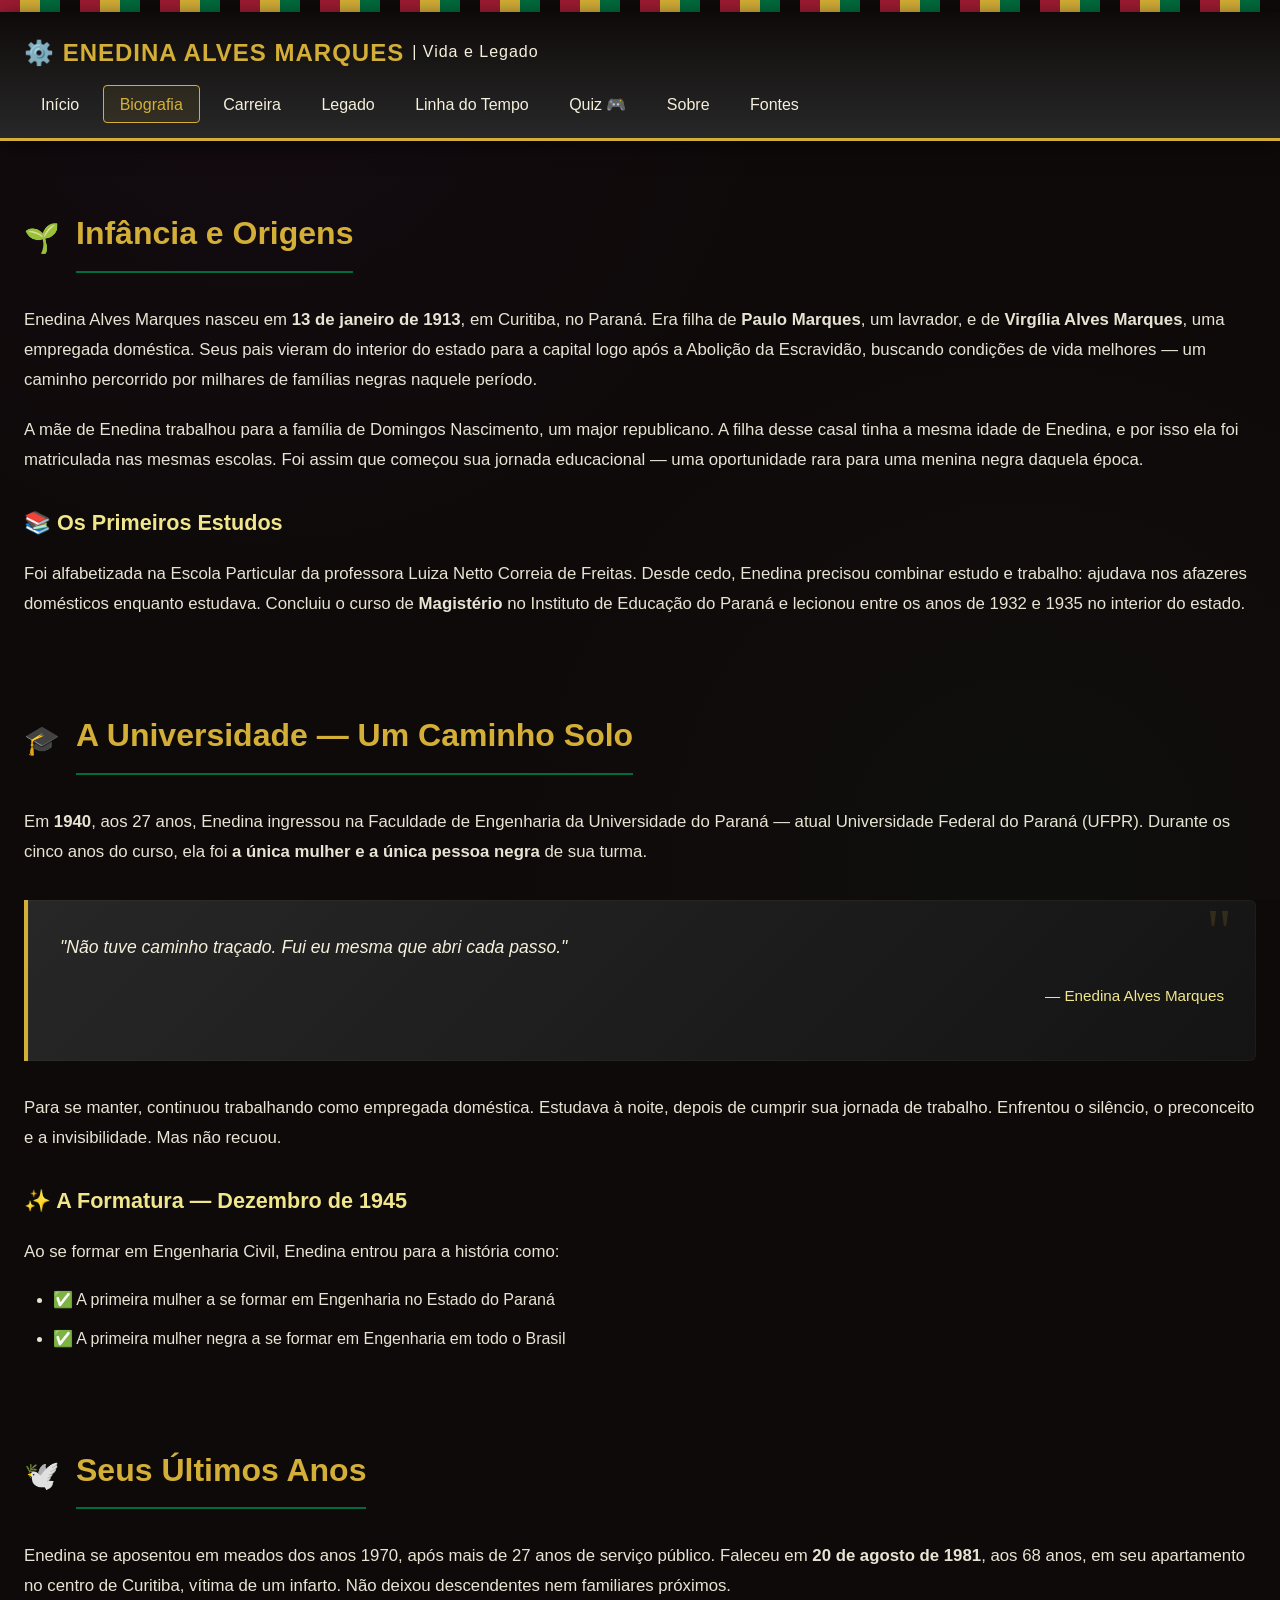
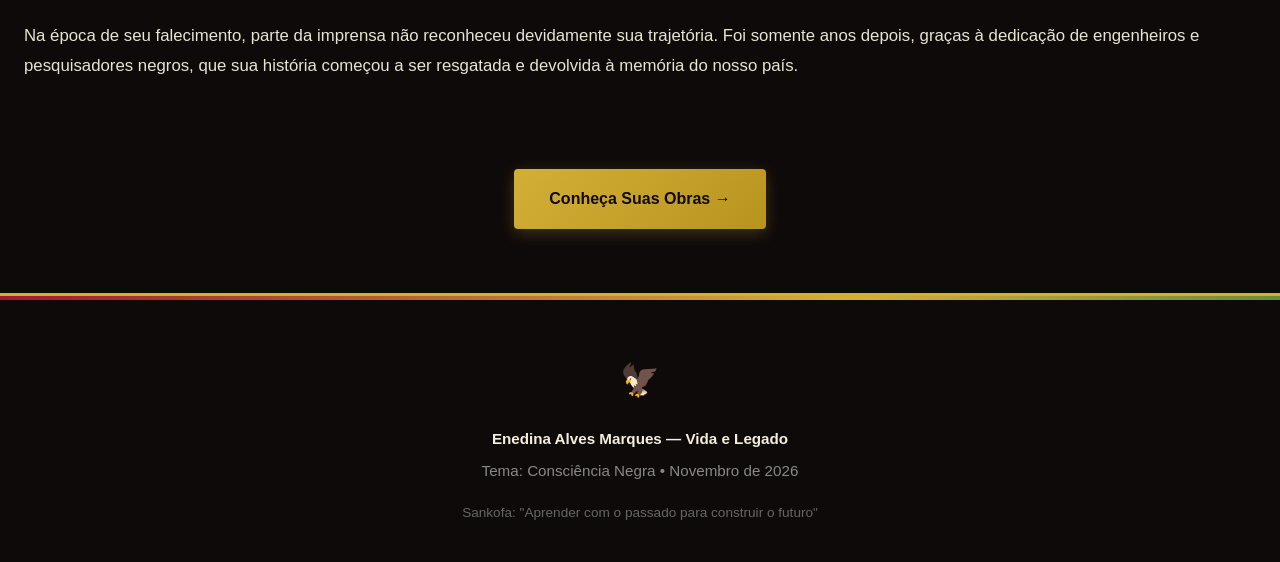
<file: biografia.html>
<!DOCTYPE html>
<html lang="pt-BR">
<head>
  <meta charset="UTF-8">
  <meta name="viewport" content="width=device-width, initial-scale=1.0">
  <title>Biografia — Enedina Alves Marques</title>
  <link rel="stylesheet" href="css/estilo.css">
</head>
<body>

  <div class="kente-border"></div>

  <header>
    <nav>
      <a href="index.html" class="logo">⚙️ ENEDINA ALVES MARQUES <span>| Vida e Legado</span></a>
      <ul class="nav-links">
        <li><a href="index.html">Início</a></li>
        <li><a href="biografia.html" class="ativo">Biografia</a></li>
        <li><a href="carreira.html">Carreira</a></li>
        <li><a href="legado.html">Legado</a></li>
        <li><a href="linha-do-tempo.html">Linha do Tempo</a></li>
        <li><a href="quiz.html">Quiz 🎮</a></li>
        <li><a href="sobre.html">Sobre</a></li>
        <li><a href="fontes.html">Fontes</a></li>
      </ul>
    </nav>
  </header>

  <main>
    <section class="secao">
      <div class="cabecalho-secao">
        <span>🌱</span>
        <h2>Infância e Origens</h2>
      </div>
      <p>Enedina Alves Marques nasceu em <strong>13 de janeiro de 1913</strong>, em Curitiba, no Paraná. Era filha de <strong>Paulo Marques</strong>, um lavrador, e de <strong>Virgília Alves Marques</strong>, uma empregada doméstica. Seus pais vieram do interior do estado para a capital logo após a Abolição da Escravidão, buscando condições de vida melhores — um caminho percorrido por milhares de famílias negras naquele período.</p>

      <p>A mãe de Enedina trabalhou para a família de Domingos Nascimento, um major republicano. A filha desse casal tinha a mesma idade de Enedina, e por isso ela foi matriculada nas mesmas escolas. Foi assim que começou sua jornada educacional — uma oportunidade rara para uma menina negra daquela época.</p>

      <h3>📚 Os Primeiros Estudos</h3>
      <p>Foi alfabetizada na Escola Particular da professora Luiza Netto Correia de Freitas. Desde cedo, Enedina precisou combinar estudo e trabalho: ajudava nos afazeres domésticos enquanto estudava. Concluiu o curso de <strong>Magistério</strong> no Instituto de Educação do Paraná e lecionou entre os anos de 1932 e 1935 no interior do estado.</p>
    </section>

    <section class="secao">
      <div class="cabecalho-secao">
        <span>🎓</span>
        <h2>A Universidade — Um Caminho Solo</h2>
      </div>
      <p>Em <strong>1940</strong>, aos 27 anos, Enedina ingressou na Faculdade de Engenharia da Universidade do Paraná — atual Universidade Federal do Paraná (UFPR). Durante os cinco anos do curso, ela foi <strong>a única mulher e a única pessoa negra</strong> de sua turma.</p>

      <div class="destaque">
        <p>"Não tuve caminho traçado. Fui eu mesma que abri cada passo."</p>
        <p class="autor">— Enedina Alves Marques</p>
      </div>

      <p>Para se manter, continuou trabalhando como empregada doméstica. Estudava à noite, depois de cumprir sua jornada de trabalho. Enfrentou o silêncio, o preconceito e a invisibilidade. Mas não recuou.</p>

      <h3>✨ A Formatura — Dezembro de 1945</h3>
      <p>Ao se formar em Engenharia Civil, Enedina entrou para a história como:</p>
      <ul>
        <li>✅ A primeira mulher a se formar em Engenharia no Estado do Paraná</li>
        <li>✅ A primeira mulher negra a se formar em Engenharia em todo o Brasil</li>
      </ul>
    </section>

    <section class="secao">
      <div class="cabecalho-secao">
        <span>🕊️</span>
        <h2>Seus Últimos Anos</h2>
      </div>
      <p>Enedina se aposentou em meados dos anos 1970, após mais de 27 anos de serviço público. Faleceu em <strong>20 de agosto de 1981</strong>, aos 68 anos, em seu apartamento no centro de Curitiba, vítima de um infarto. Não deixou descendentes nem familiares próximos.</p>

      <p>Na época de seu falecimento, parte da imprensa não reconheceu devidamente sua trajetória. Foi somente anos depois, graças à dedicação de engenheiros e pesquisadores negros, que sua história começou a ser resgatada e devolvida à memória do nosso país.</p>
    </section>

    <div style="text-align: center; margin-top: 3rem;">
      <a href="carreira.html" class="botao">Conheça Suas Obras →</a>
    </div>
  </main>

  <footer>
    <div class="sankofa-footer">🦅</div>
    <p><strong>Enedina Alves Marques — Vida e Legado</strong></p>
    <p>Tema: Consciência Negra • Novembro de 2026</p>
    <p style="margin-top: 1rem; font-size: 0.85rem; color: #666;">Sankofa: "Aprender com o passado para construir o futuro"</p>
  </footer>

  <script src="js/script.js"></script>
</body>
</html>
</file>
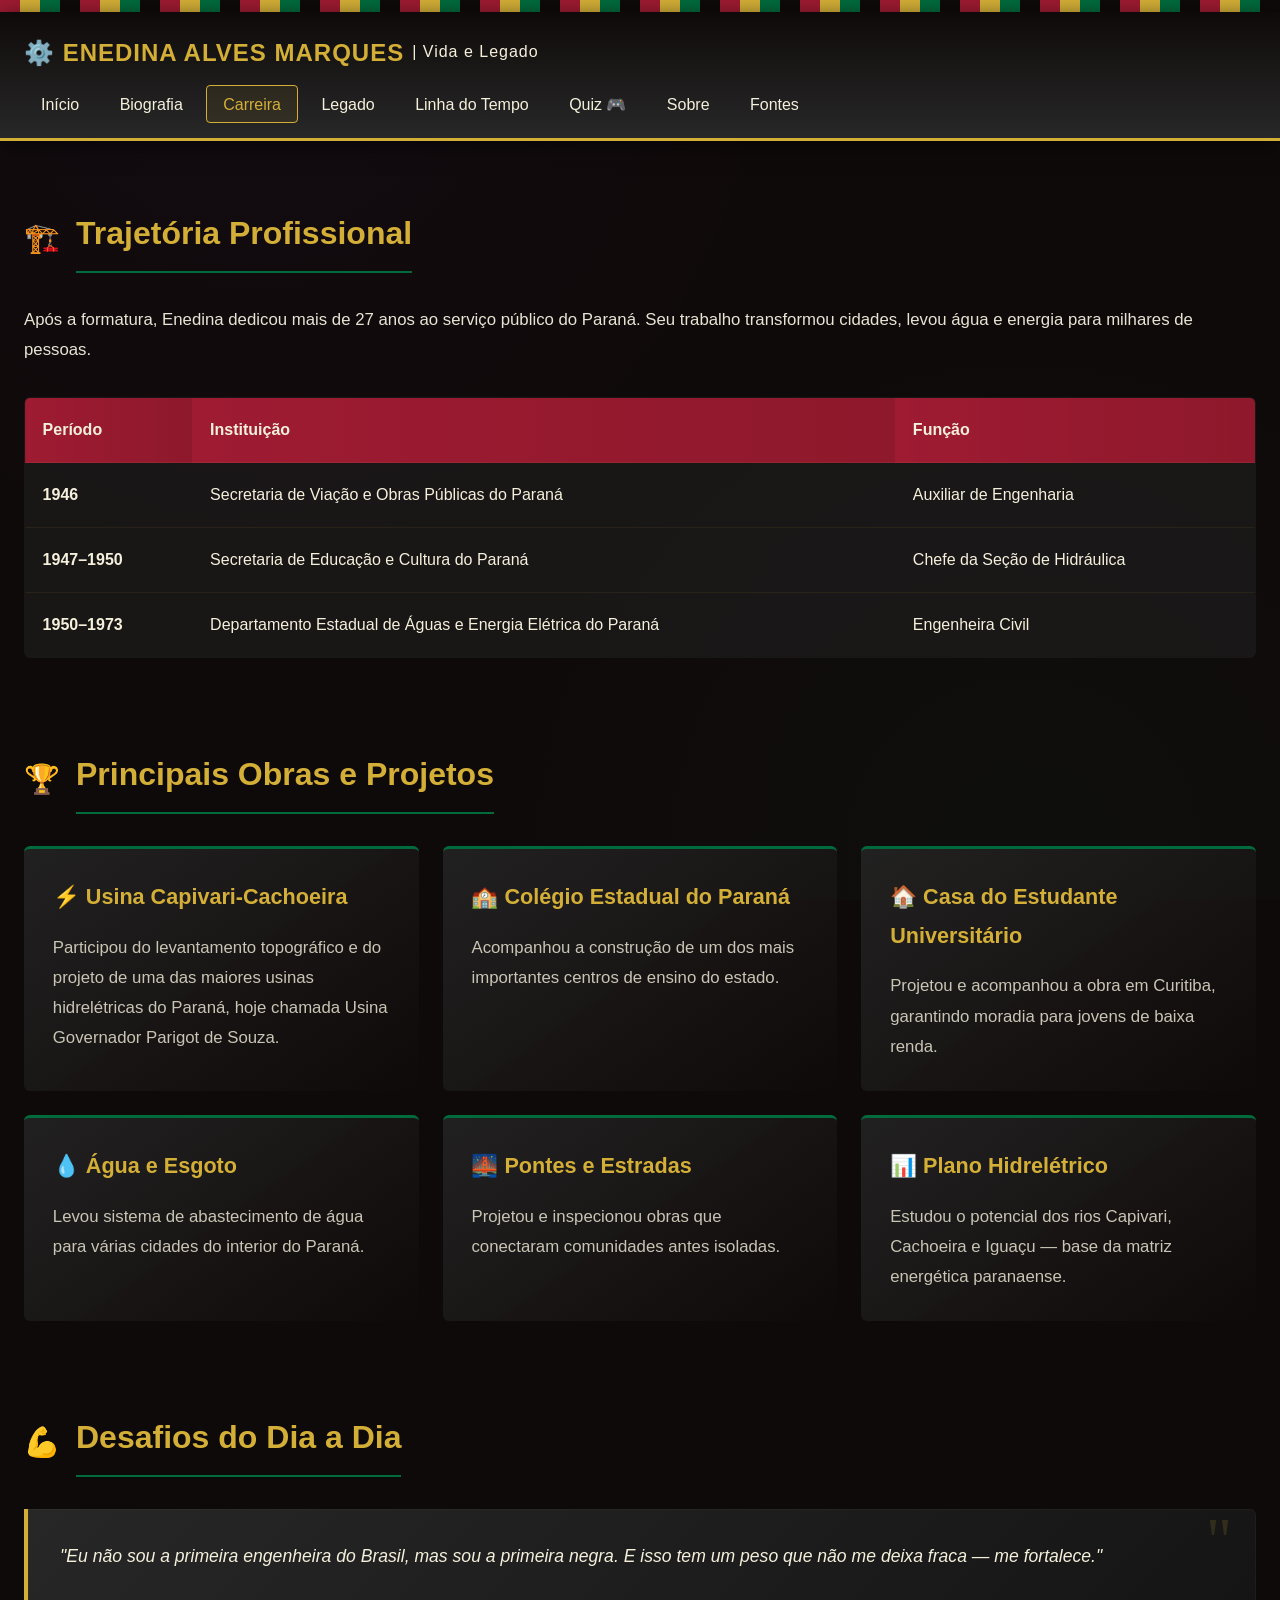
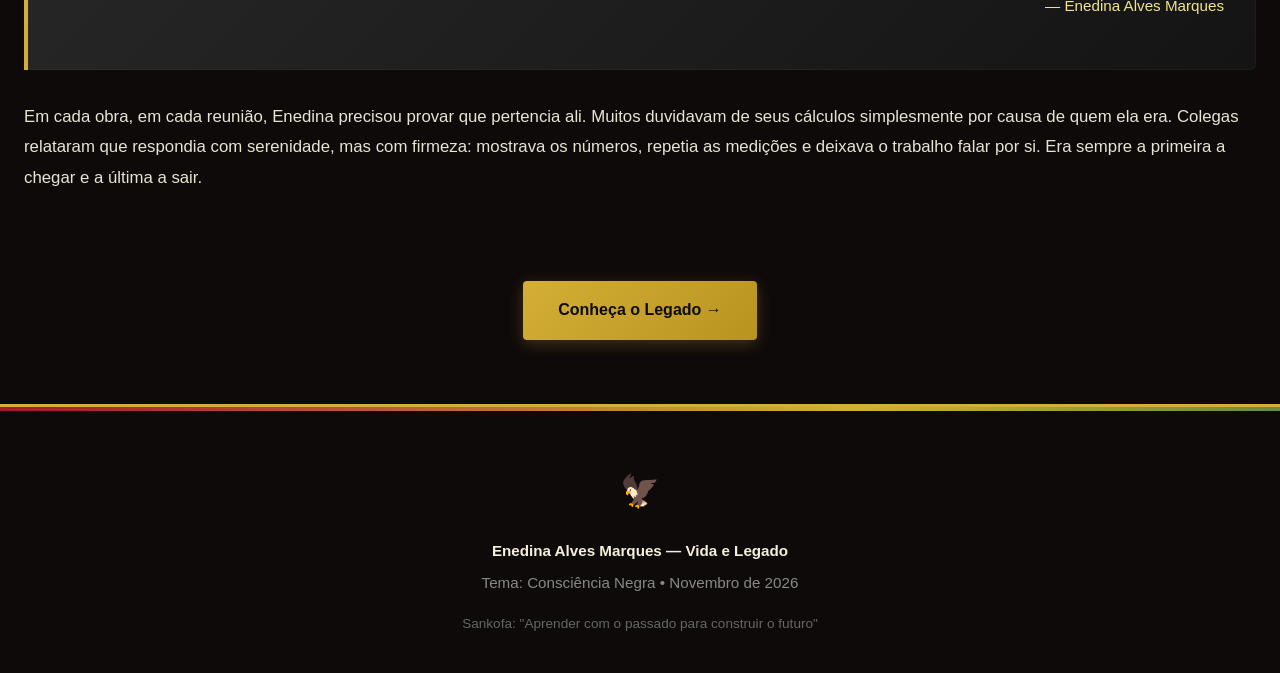
<file: carreira.html>
<!DOCTYPE html>
<html lang="pt-BR">
<head>
  <meta charset="UTF-8">
  <meta name="viewport" content="width=device-width, initial-scale=1.0">
  <title>Carreira e Obras — Enedina Alves Marques</title>
  <link rel="stylesheet" href="css/estilo.css">
</head>
<body>

  <div class="kente-border"></div>

  <header>
    <nav>
      <a href="index.html" class="logo">⚙️ ENEDINA ALVES MARQUES <span>| Vida e Legado</span></a>
      <ul class="nav-links">
        <li><a href="index.html">Início</a></li>
        <li><a href="biografia.html">Biografia</a></li>
        <li><a href="carreira.html" class="ativo">Carreira</a></li>
        <li><a href="legado.html">Legado</a></li>
        <li><a href="linha-do-tempo.html">Linha do Tempo</a></li>
        <li><a href="quiz.html">Quiz 🎮</a></li>
        <li><a href="sobre.html">Sobre</a></li>
        <li><a href="fontes.html">Fontes</a></li>
      </ul>
    </nav>
  </header>

  <main>
    <section class="secao">
      <div class="cabecalho-secao">
        <span>🏗️</span>
        <h2>Trajetória Profissional</h2>
      </div>
      <p>Após a formatura, Enedina dedicou mais de 27 anos ao serviço público do Paraná. Seu trabalho transformou cidades, levou água e energia para milhares de pessoas.</p>

      <table class="tabela-linha">
        <thead>
          <tr>
            <th>Período</th>
            <th>Instituição</th>
            <th>Função</th>
          </tr>
        </thead>
        <tbody>
          <tr>
            <td><strong>1946</strong></td>
            <td>Secretaria de Viação e Obras Públicas do Paraná</td>
            <td>Auxiliar de Engenharia</td>
          </tr>
          <tr>
            <td><strong>1947–1950</strong></td>
            <td>Secretaria de Educação e Cultura do Paraná</td>
            <td>Chefe da Seção de Hidráulica</td>
          </tr>
          <tr>
            <td><strong>1950–1973</strong></td>
            <td>Departamento Estadual de Águas e Energia Elétrica do Paraná</td>
            <td>Engenheira Civil</td>
          </tr>
        </tbody>
      </table>
    </section>

    <section class="secao">
      <div class="cabecalho-secao">
        <span>🏆</span>
        <h2>Principais Obras e Projetos</h2>
      </div>

      <div class="cartoes">
        <div class="cartao">
          <h3>⚡ Usina Capivari-Cachoeira</h3>
          <p>Participou do levantamento topográfico e do projeto de uma das maiores usinas hidrelétricas do Paraná, hoje chamada Usina Governador Parigot de Souza.</p>
        </div>
        <div class="cartao">
          <h3>🏫 Colégio Estadual do Paraná</h3>
          <p>Acompanhou a construção de um dos mais importantes centros de ensino do estado.</p>
        </div>
        <div class="cartao">
          <h3>🏠 Casa do Estudante Universitário</h3>
          <p>Projetou e acompanhou a obra em Curitiba, garantindo moradia para jovens de baixa renda.</p>
        </div>
        <div class="cartao">
          <h3>💧 Água e Esgoto</h3>
          <p>Levou sistema de abastecimento de água para várias cidades do interior do Paraná.</p>
        </div>
        <div class="cartao">
          <h3>🌉 Pontes e Estradas</h3>
          <p>Projetou e inspecionou obras que conectaram comunidades antes isoladas.</p>
        </div>
        <div class="cartao">
          <h3>📊 Plano Hidrelétrico</h3>
          <p>Estudou o potencial dos rios Capivari, Cachoeira e Iguaçu — base da matriz energética paranaense.</p>
        </div>
      </div>
    </section>

    <section class="secao">
      <div class="cabecalho-secao">
        <span>💪</span>
        <h2>Desafios do Dia a Dia</h2>
      </div>

      <div class="destaque">
        <p>"Eu não sou a primeira engenheira do Brasil, mas sou a primeira negra. E isso tem um peso que não me deixa fraca — me fortalece."</p>
        <p class="autor">— Enedina Alves Marques</p>
      </div>

      <p>Em cada obra, em cada reunião, Enedina precisou provar que pertencia ali. Muitos duvidavam de seus cálculos simplesmente por causa de quem ela era. Colegas relataram que respondia com serenidade, mas com firmeza: mostrava os números, repetia as medições e deixava o trabalho falar por si. Era sempre a primeira a chegar e a última a sair.</p>
    </section>

    <div style="text-align: center; margin-top: 3rem;">
      <a href="legado.html" class="botao">Conheça o Legado →</a>
    </div>
  </main>

  <footer>
    <div class="sankofa-footer">🦅</div>
    <p><strong>Enedina Alves Marques — Vida e Legado</strong></p>
    <p>Tema: Consciência Negra • Novembro de 2026</p>
    <p style="margin-top: 1rem; font-size: 0.85rem; color: #666;">Sankofa: "Aprender com o passado para construir o futuro"</p>
  </footer>

  <script src="js/script.js"></script>
</body>
</html>
</file>
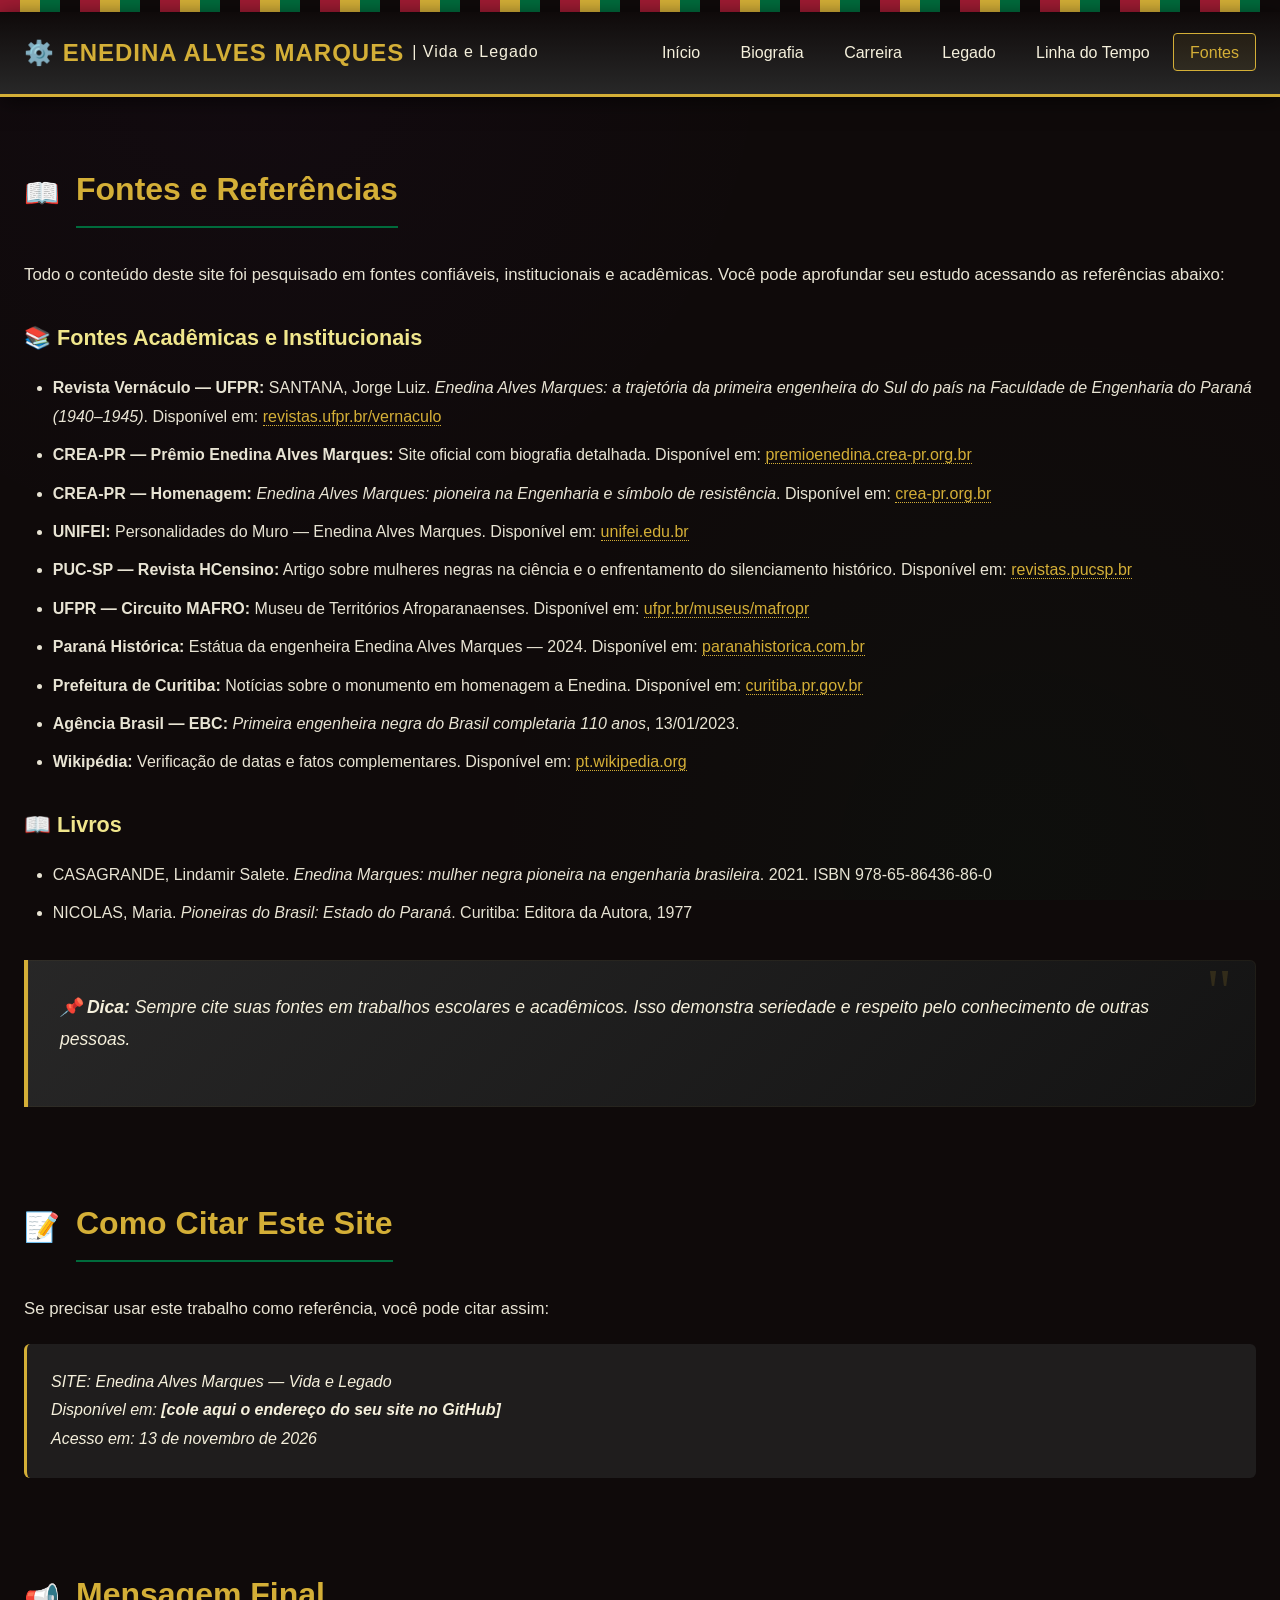
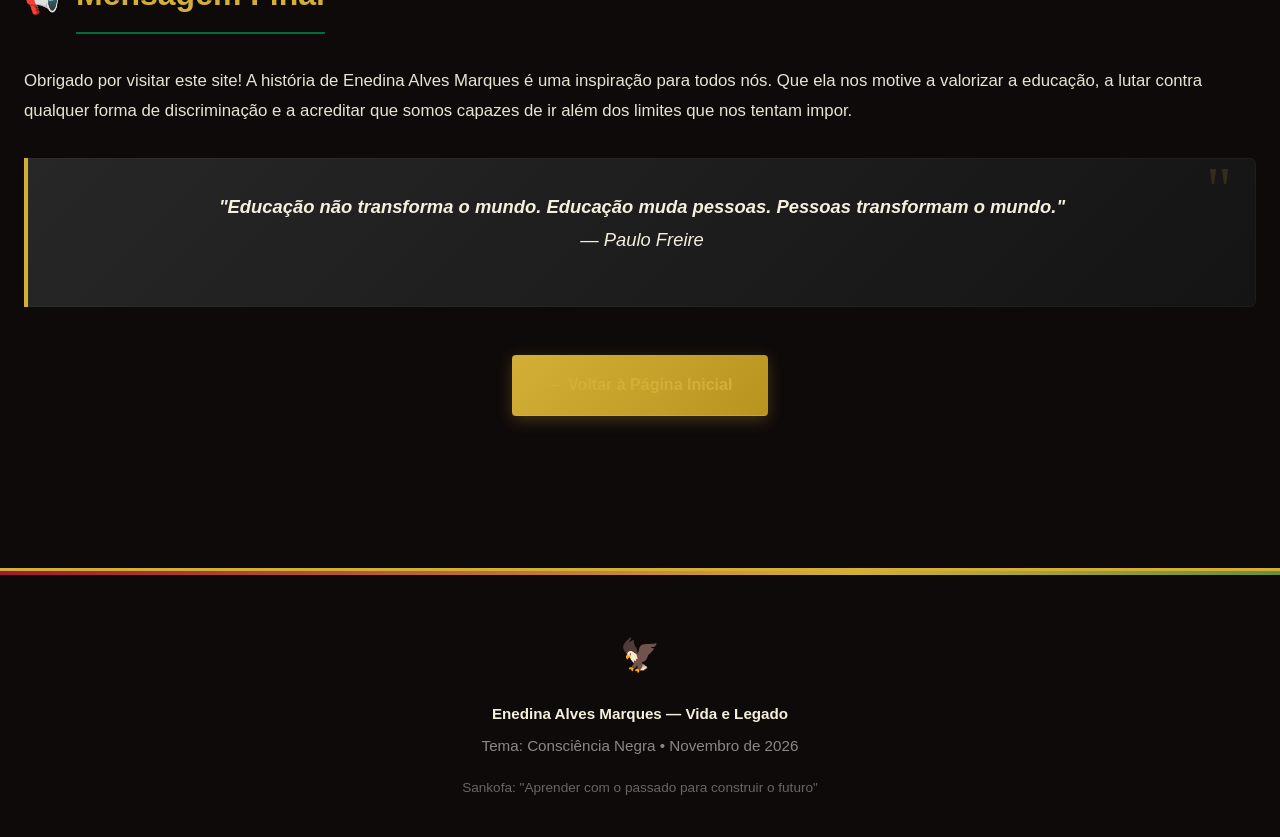
<file: fontes.html>
<!DOCTYPE html>
<html lang="pt-BR">
<head>
  <meta charset="UTF-8">
  <meta name="viewport" content="width=device-width, initial-scale=1.0">
  <title>Fontes e Referências — Enedina Alves Marques</title>
  <link rel="stylesheet" href="css/estilo.css">
</head>
<body>

  <div class="kente-border"></div>

  <header>
    <nav>
      <a href="index.html" class="logo">⚙️ ENEDINA ALVES MARQUES <span>| Vida e Legado</span></a>
      <ul class="nav-links">
        <li><a href="index.html">Início</a></li>
        <li><a href="biografia.html">Biografia</a></li>
        <li><a href="carreira.html">Carreira</a></li>
        <li><a href="legado.html">Legado</a></li>
        <li><a href="linha-do-tempo.html">Linha do Tempo</a></li>
        <li><a href="fontes.html" class="ativo">Fontes</a></li>
      </ul>
    </nav>
  </header>

  <main>
    <section class="secao">
      <div class="cabecalho-secao">
        <span>📖</span>
        <h2>Fontes e Referências</h2>
      </div>
      <p>Todo o conteúdo deste site foi pesquisado em fontes confiáveis, institucionais e acadêmicas. Você pode aprofundar seu estudo acessando as referências abaixo:</p>

      <h3>📚 Fontes Acadêmicas e Institucionais</h3>
      <ul>
        <li><strong>Revista Vernáculo — UFPR:</strong> SANTANA, Jorge Luiz. <em>Enedina Alves Marques: a trajetória da primeira engenheira do Sul do país na Faculdade de Engenharia do Paraná (1940–1945)</em>. Disponível em: <a href="https://revistas.ufpr.br/vernaculo/article/view/33232/21293" target="_blank">revistas.ufpr.br/vernaculo</a></li>
        <li><strong>CREA-PR — Prêmio Enedina Alves Marques:</strong> Site oficial com biografia detalhada. Disponível em: <a href="https://premioenedina.crea-pr.org.br/quem-foi-enedina-alves-marques/" target="_blank">premioenedina.crea-pr.org.br</a></li>
        <li><strong>CREA-PR — Homenagem:</strong> <em>Enedina Alves Marques: pioneira na Engenharia e símbolo de resistência</em>. Disponível em: <a href="https://www.crea-pr.org.br/ws/2025/05/enedina-alves-marques-pioneira-na-engenharia-e-simbolo-de-resistencia/" target="_blank">crea-pr.org.br</a></li>
        <li><strong>UNIFEI:</strong> Personalidades do Muro — Enedina Alves Marques. Disponível em: <a href="https://unifei.edu.br/personalidades-do-muro/extensao/enedina-alves-marques/" target="_blank">unifei.edu.br</a></li>
        <li><strong>PUC-SP — Revista HCensino:</strong> Artigo sobre mulheres negras na ciência e o enfrentamento do silenciamento histórico. Disponível em: <a href="https://revistas.pucsp.br/index.php/hcensino/article/view/75084" target="_blank">revistas.pucsp.br</a></li>
        <li><strong>UFPR — Circuito MAFRO:</strong> Museu de Territórios Afroparanaenses. Disponível em: <a href="https://ufpr.br/museus/mafropr/circuito-mafro/" target="_blank">ufpr.br/museus/mafropr</a></li>
        <li><strong>Paraná Histórica:</strong> Estátua da engenheira Enedina Alves Marques — 2024. Disponível em: <a href="https://www.paranahistorica.com.br/publicacoes/curitiba/629/estatua-da-engenheira-enedina-alves-marques-2024" target="_blank">paranahistorica.com.br</a></li>
        <li><strong>Prefeitura de Curitiba:</strong> Notícias sobre o monumento em homenagem a Enedina. Disponível em: <a href="https://www.curitiba.pr.gov.br/noticias/engenheira-enedina-alves-marques-ganharam-onumento-na-rua-xv-de-novembro/65943" target="_blank">curitiba.pr.gov.br</a></li>
        <li><strong>Agência Brasil — EBC:</strong> <em>Primeira engenheira negra do Brasil completaria 110 anos</em>, 13/01/2023.</li>
        <li><strong>Wikipédia:</strong> Verificação de datas e fatos complementares. Disponível em: <a href="https://pt.wikipedia.org/wiki/Enedina_Alves_Marques" target="_blank">pt.wikipedia.org</a></li>
      </ul>

      <h3>📖 Livros</h3>
      <ul>
        <li>CASAGRANDE, Lindamir Salete. <em>Enedina Marques: mulher negra pioneira na engenharia brasileira</em>. 2021. ISBN 978-65-86436-86-0</li>
        <li>NICOLAS, Maria. <em>Pioneiras do Brasil: Estado do Paraná</em>. Curitiba: Editora da Autora, 1977</li>
      </ul>

      <div class="destaque">
        <p>📌 <strong>Dica:</strong> Sempre cite suas fontes em trabalhos escolares e acadêmicos. Isso demonstra seriedade e respeito pelo conhecimento de outras pessoas.</p>
      </div>
    </section>

    <section class="secao">
      <div class="cabecalho-secao">
        <span>📝</span>
        <h2>Como Citar Este Site</h2>
      </div>
      <p>Se precisar usar este trabalho como referência, você pode citar assim:</p>
      
      <div style="background: rgba(42,42,42,0.6); padding: 1.5rem; border-radius: 6px; border-left: 3px solid var(--dourado); font-style: italic;">
        SITE: <em>Enedina Alves Marques — Vida e Legado</em><br>
        Disponível em: <strong>[cole aqui o endereço do seu site no GitHub]</strong><br>
        Acesso em: 13 de novembro de 2026
      </div>
    </section>

    <section class="secao">
      <div class="cabecalho-secao">
        <span>📢</span>
        <h2>Mensagem Final</h2>
      </div>
      <p>Obrigado por visitar este site! A história de Enedina Alves Marques é uma inspiração para todos nós. Que ela nos motive a valorizar a educação, a lutar contra qualquer forma de discriminação e a acreditar que somos capazes de ir além dos limites que nos tentam impor.</p>
      
      <div class="destaque">
        <p style="text-align: center; font-size: 1.15rem;"><strong>"Educação não transforma o mundo. Educação muda pessoas. Pessoas transformam o mundo."</strong><br>— Paulo Freire</p>
      </div>

      <div style="text-align: center; margin-top: 3rem;">
        <a href="index.html" class="botao">← Voltar à Página Inicial</a>
      </div>
    </section>
  </main>

  <footer>
    <div class="sankofa-footer">🦅</div>
    <p><strong>Enedina Alves Marques — Vida e Legado</strong></p>
    <p>Tema: Consciência Negra • Novembro de 2026</p>
    <p style="margin-top: 1rem; font-size: 0.85rem; color: #666;">Sankofa: "Aprender com o passado para construir o futuro"</p>
  </footer>

</body>
</html>
</file>
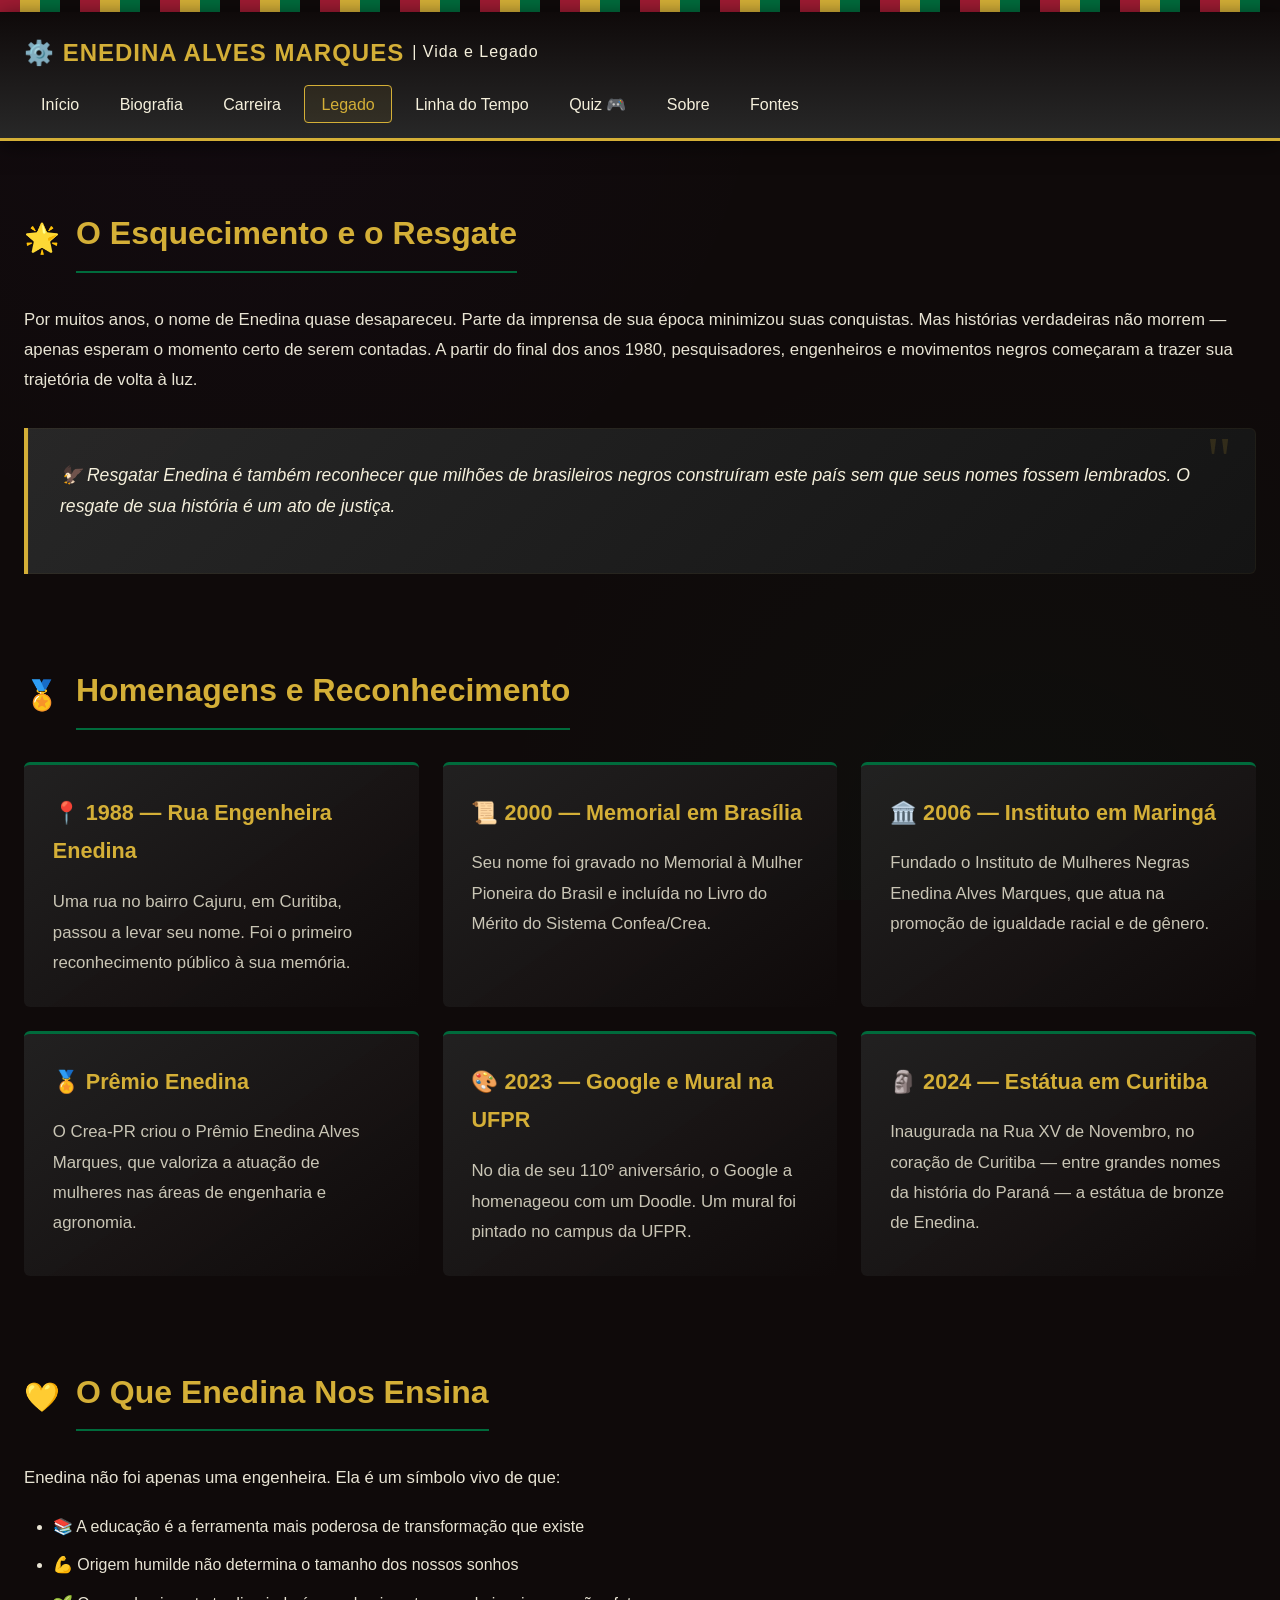
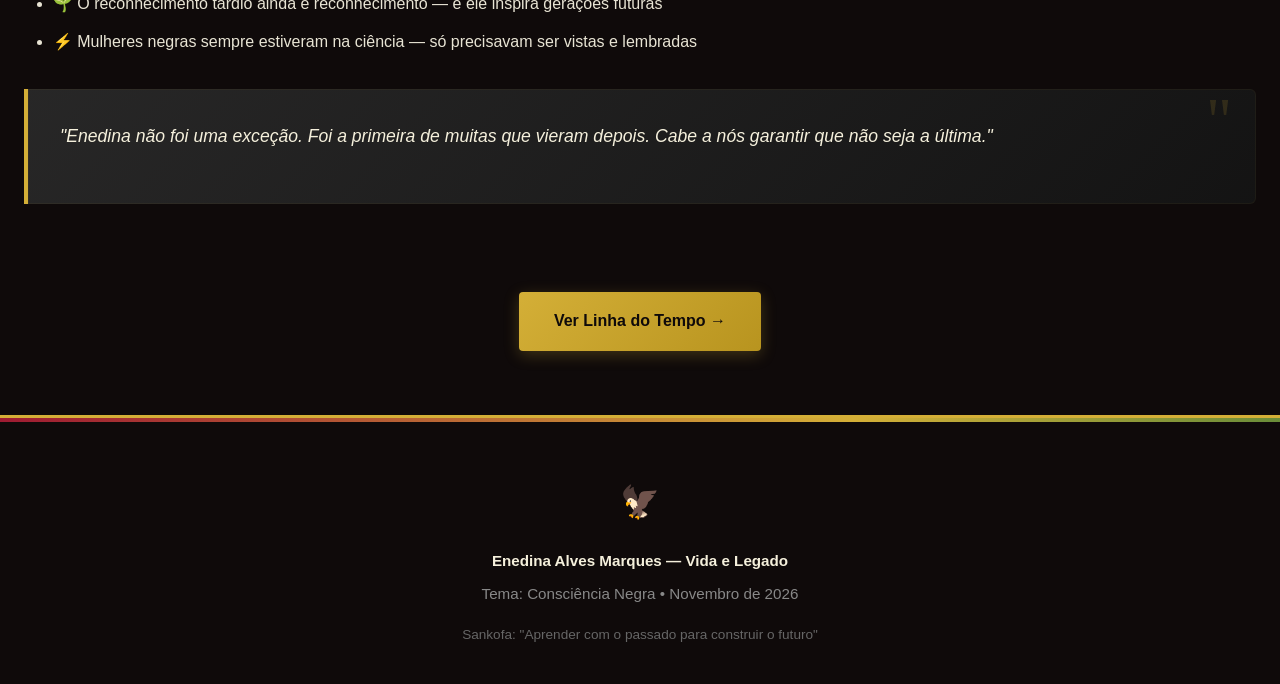
<file: legado.html>
<!DOCTYPE html>
<html lang="pt-BR">
<head>
  <meta charset="UTF-8">
  <meta name="viewport" content="width=device-width, initial-scale=1.0">
  <title>Legado e Homenagens — Enedina Alves Marques</title>
  <link rel="stylesheet" href="css/estilo.css">
</head>
<body>

  <div class="kente-border"></div>

  <header>
    <nav>
      <a href="index.html" class="logo">⚙️ ENEDINA ALVES MARQUES <span>| Vida e Legado</span></a>
      <ul class="nav-links">
        <li><a href="index.html">Início</a></li>
        <li><a href="biografia.html">Biografia</a></li>
        <li><a href="carreira.html">Carreira</a></li>
        <li><a href="legado.html" class="ativo">Legado</a></li>
        <li><a href="linha-do-tempo.html">Linha do Tempo</a></li>
        <li><a href="quiz.html">Quiz 🎮</a></li>
        <li><a href="sobre.html">Sobre</a></li>
        <li><a href="fontes.html">Fontes</a></li>
      </ul>
    </nav>
  </header>

  <main>
    <section class="secao">
      <div class="cabecalho-secao">
        <span>🌟</span>
        <h2>O Esquecimento e o Resgate</h2>
      </div>
      <p>Por muitos anos, o nome de Enedina quase desapareceu. Parte da imprensa de sua época minimizou suas conquistas. Mas histórias verdadeiras não morrem — apenas esperam o momento certo de serem contadas. A partir do final dos anos 1980, pesquisadores, engenheiros e movimentos negros começaram a trazer sua trajetória de volta à luz.</p>

      <div class="destaque">
        <p>🦅 Resgatar Enedina é também reconhecer que milhões de brasileiros negros construíram este país sem que seus nomes fossem lembrados. O resgate de sua história é um ato de justiça.</p>
      </div>
    </section>

    <section class="secao">
      <div class="cabecalho-secao">
        <span>🏅</span>
        <h2>Homenagens e Reconhecimento</h2>
      </div>

      <div class="cartoes">
        <div class="cartao">
          <h3>📍 1988 — Rua Engenheira Enedina</h3>
          <p>Uma rua no bairro Cajuru, em Curitiba, passou a levar seu nome. Foi o primeiro reconhecimento público à sua memória.</p>
        </div>
        <div class="cartao">
          <h3>📜 2000 — Memorial em Brasília</h3>
          <p>Seu nome foi gravado no Memorial à Mulher Pioneira do Brasil e incluída no Livro do Mérito do Sistema Confea/Crea.</p>
        </div>
        <div class="cartao">
          <h3>🏛️ 2006 — Instituto em Maringá</h3>
          <p>Fundado o Instituto de Mulheres Negras Enedina Alves Marques, que atua na promoção de igualdade racial e de gênero.</p>
        </div>
        <div class="cartao">
          <h3>🏅 Prêmio Enedina</h3>
          <p>O Crea-PR criou o Prêmio Enedina Alves Marques, que valoriza a atuação de mulheres nas áreas de engenharia e agronomia.</p>
        </div>
        <div class="cartao">
          <h3>🎨 2023 — Google e Mural na UFPR</h3>
          <p>No dia de seu 110º aniversário, o Google a homenageou com um Doodle. Um mural foi pintado no campus da UFPR.</p>
        </div>
        <div class="cartao">
          <h3>🗿 2024 — Estátua em Curitiba</h3>
          <p>Inaugurada na Rua XV de Novembro, no coração de Curitiba — entre grandes nomes da história do Paraná — a estátua de bronze de Enedina.</p>
        </div>
      </div>
    </section>

    <section class="secao">
      <div class="cabecalho-secao">
        <span>💛</span>
        <h2>O Que Enedina Nos Ensina</h2>
      </div>
      <p>Enedina não foi apenas uma engenheira. Ela é um símbolo vivo de que:</p>
      <ul>
        <li>📚 A educação é a ferramenta mais poderosa de transformação que existe</li>
        <li>💪 Origem humilde não determina o tamanho dos nossos sonhos</li>
        <li>🌱 O reconhecimento tardio ainda é reconhecimento — e ele inspira gerações futuras</li>
        <li>⚡ Mulheres negras sempre estiveram na ciência — só precisavam ser vistas e lembradas</li>
      </ul>

      <div class="destaque">
        <p>"Enedina não foi uma exceção. Foi a primeira de muitas que vieram depois. Cabe a nós garantir que não seja a última."</p>
      </div>
    </section>

    <div style="text-align: center; margin-top: 3rem;">
      <a href="linha-do-tempo.html" class="botao">Ver Linha do Tempo →</a>
    </div>
  </main>

  <footer>
    <div class="sankofa-footer">🦅</div>
    <p><strong>Enedina Alves Marques — Vida e Legado</strong></p>
    <p>Tema: Consciência Negra • Novembro de 2026</p>
    <p style="margin-top: 1rem; font-size: 0.85rem; color: #666;">Sankofa: "Aprender com o passado para construir o futuro"</p>
  </footer>

  <script src="js/script.js"></script>
</body>
</html>
</file>
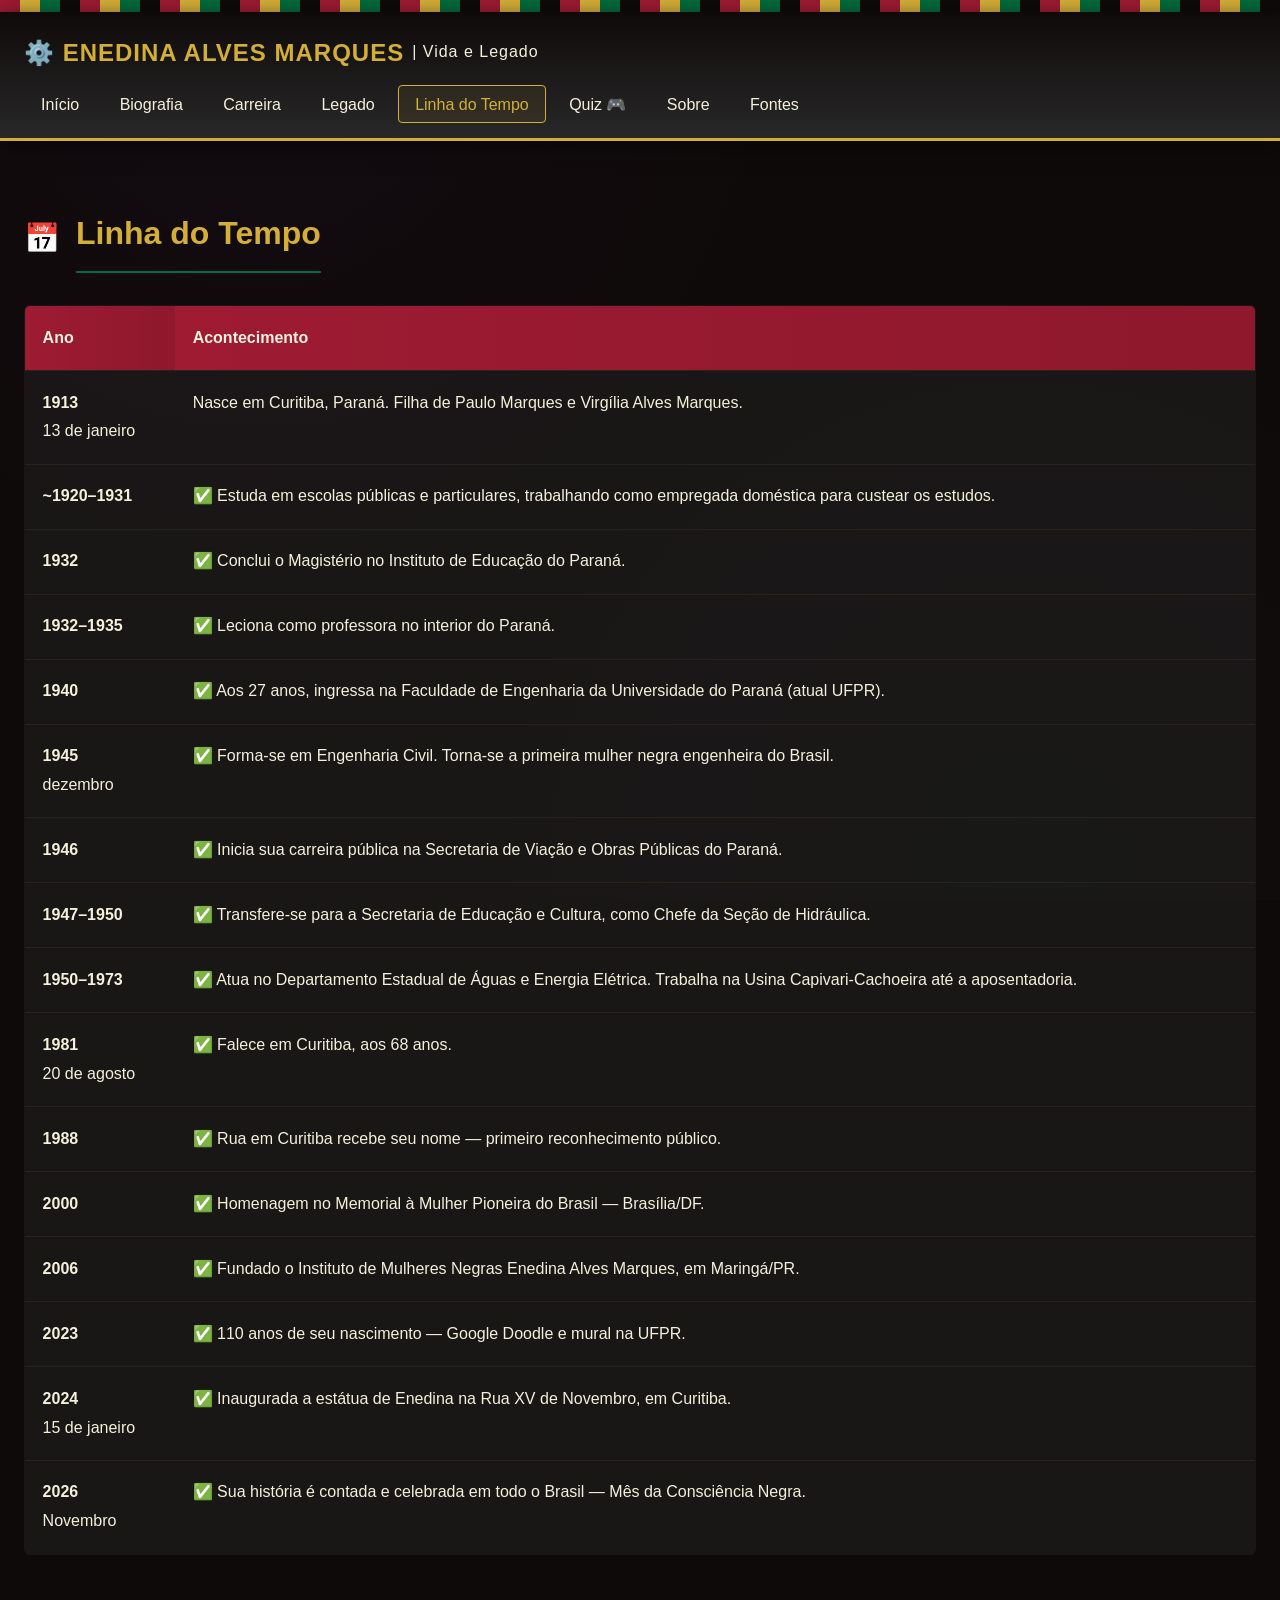
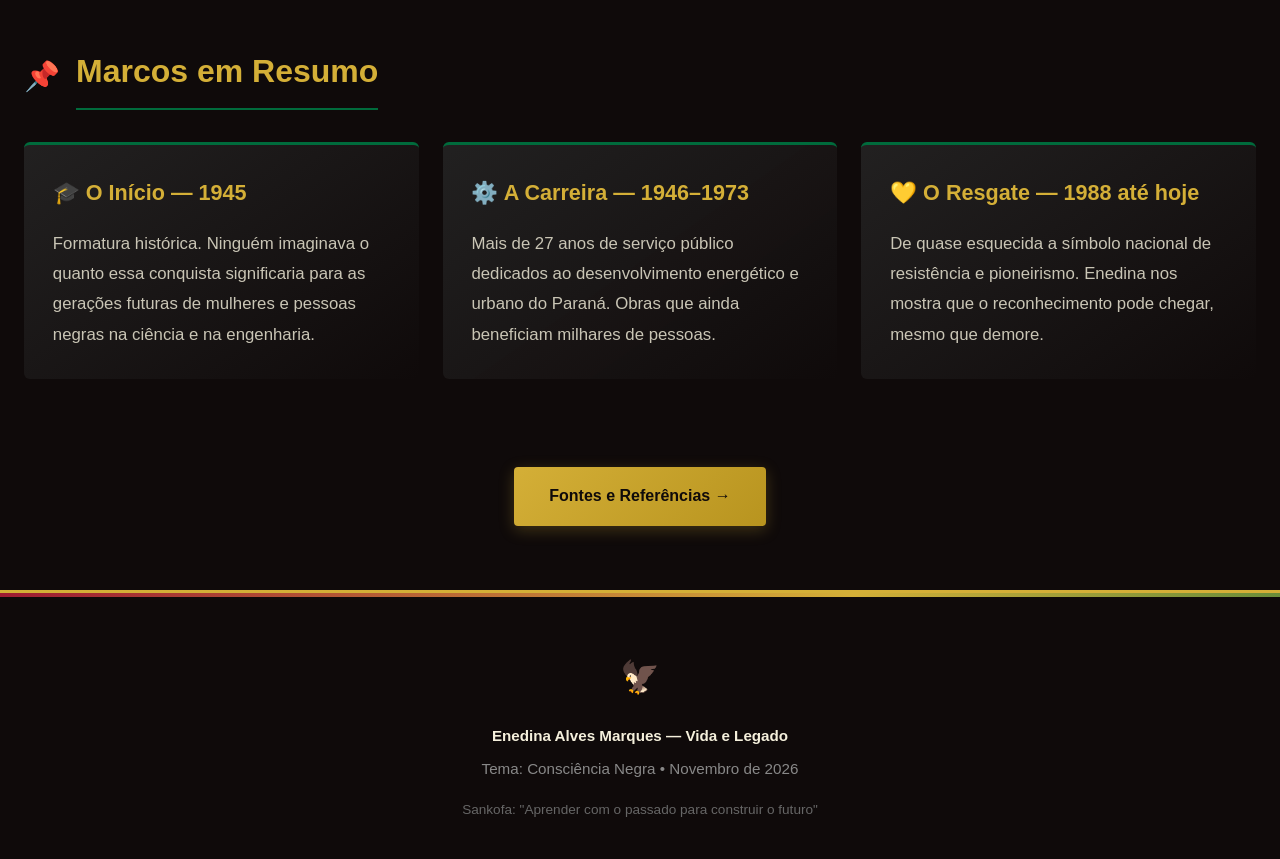
<file: linha-do-tempo.html>
<!DOCTYPE html>
<html lang="pt-BR">
<head>
  <meta charset="UTF-8">
  <meta name="viewport" content="width=device-width, initial-scale=1.0">
  <title>Linha do Tempo — Enedina Alves Marques</title>
  <link rel="stylesheet" href="css/estilo.css">
</head>
<body>

  <div class="kente-border"></div>

  <header>
    <nav>
      <a href="index.html" class="logo">⚙️ ENEDINA ALVES MARQUES <span>| Vida e Legado</span></a>
      <ul class="nav-links">
        <li><a href="index.html">Início</a></li>
        <li><a href="biografia.html">Biografia</a></li>
        <li><a href="carreira.html">Carreira</a></li>
        <li><a href="legado.html">Legado</a></li>
        <li><a href="linha-do-tempo.html" class="ativo">Linha do Tempo</a></li>
        <li><a href="quiz.html">Quiz 🎮</a></li>
        <li><a href="sobre.html">Sobre</a></li>
        <li><a href="fontes.html">Fontes</a></li>
      </ul>
    </nav>
  </header>

  <main>
    <section class="secao">
      <div class="cabecalho-secao">
        <span>📅</span>
        <h2>Linha do Tempo</h2>
      </div>

      <table class="tabela-linha">
        <thead>
          <tr>
            <th>Ano</th>
            <th>Acontecimento</th>
          </tr>
        </thead>
        <tbody>
          <tr>
            <td><strong>1913</strong><br>13 de janeiro</td>
            <td>Nasce em Curitiba, Paraná. Filha de Paulo Marques e Virgília Alves Marques.</td>
          </tr>
          <tr>
            <td><strong>~1920–1931</strong></td>
            <td>✅ Estuda em escolas públicas e particulares, trabalhando como empregada doméstica para custear os estudos.</td>
          </tr>
          <tr>
            <td><strong>1932</strong></td>
            <td>✅ Conclui o Magistério no Instituto de Educação do Paraná.</td>
          </tr>
          <tr>
            <td><strong>1932–1935</strong></td>
            <td>✅ Leciona como professora no interior do Paraná.</td>
          </tr>
          <tr>
            <td><strong>1940</strong></td>
            <td>✅ Aos 27 anos, ingressa na Faculdade de Engenharia da Universidade do Paraná (atual UFPR).</td>
          </tr>
          <tr>
            <td><strong>1945</strong><br>dezembro</td>
            <td>✅ Forma-se em Engenharia Civil. Torna-se a primeira mulher negra engenheira do Brasil.</td>
          </tr>
          <tr>
            <td><strong>1946</strong></td>
            <td>✅ Inicia sua carreira pública na Secretaria de Viação e Obras Públicas do Paraná.</td>
          </tr>
          <tr>
            <td><strong>1947–1950</strong></td>
            <td>✅ Transfere-se para a Secretaria de Educação e Cultura, como Chefe da Seção de Hidráulica.</td>
          </tr>
          <tr>
            <td><strong>1950–1973</strong></td>
            <td>✅ Atua no Departamento Estadual de Águas e Energia Elétrica. Trabalha na Usina Capivari-Cachoeira até a aposentadoria.</td>
          </tr>
          <tr>
            <td><strong>1981</strong><br>20 de agosto</td>
            <td>✅ Falece em Curitiba, aos 68 anos.</td>
          </tr>
          <tr>
            <td><strong>1988</strong></td>
            <td>✅ Rua em Curitiba recebe seu nome — primeiro reconhecimento público.</td>
          </tr>
          <tr>
            <td><strong>2000</strong></td>
            <td>✅ Homenagem no Memorial à Mulher Pioneira do Brasil — Brasília/DF.</td>
          </tr>
          <tr>
            <td><strong>2006</strong></td>
            <td>✅ Fundado o Instituto de Mulheres Negras Enedina Alves Marques, em Maringá/PR.</td>
          </tr>
          <tr>
            <td><strong>2023</strong></td>
            <td>✅ 110 anos de seu nascimento — Google Doodle e mural na UFPR.</td>
          </tr>
          <tr>
            <td><strong>2024</strong><br>15 de janeiro</td>
            <td>✅ Inaugurada a estátua de Enedina na Rua XV de Novembro, em Curitiba.</td>
          </tr>
          <tr>
            <td><strong>2026</strong><br>Novembro</td>
            <td>✅ Sua história é contada e celebrada em todo o Brasil — Mês da Consciência Negra.</td>
          </tr>
        </tbody>
      </table>
    </section>

    <section class="secao">
      <div class="cabecalho-secao">
        <span>📌</span>
        <h2>Marcos em Resumo</h2>
      </div>
      
      <div class="cartoes">
        <div class="cartao">
          <h3>🎓 O Início — 1945</h3>
          <p>Formatura histórica. Ninguém imaginava o quanto essa conquista significaria para as gerações futuras de mulheres e pessoas negras na ciência e na engenharia.</p>
        </div>
        <div class="cartao">
          <h3>⚙️ A Carreira — 1946–1973</h3>
          <p>Mais de 27 anos de serviço público dedicados ao desenvolvimento energético e urbano do Paraná. Obras que ainda beneficiam milhares de pessoas.</p>
        </div>
        <div class="cartao">
          <h3>💛 O Resgate — 1988 até hoje</h3>
          <p>De quase esquecida a símbolo nacional de resistência e pioneirismo. Enedina nos mostra que o reconhecimento pode chegar, mesmo que demore.</p>
        </div>
      </div>
    </section>

    <div style="text-align: center; margin-top: 3rem;">
      <a href="fontes.html" class="botao">Fontes e Referências →</a>
    </div>
  </main>

  <footer>
    <div class="sankofa-footer">🦅</div>
    <p><strong>Enedina Alves Marques — Vida e Legado</strong></p>
    <p>Tema: Consciência Negra • Novembro de 2026</p>
    <p style="margin-top: 1rem; font-size: 0.85rem; color: #666;">Sankofa: "Aprender com o passado para construir o futuro"</p>
  </footer>

  <script src="js/script.js"></script>
</body>
</html>
</file>
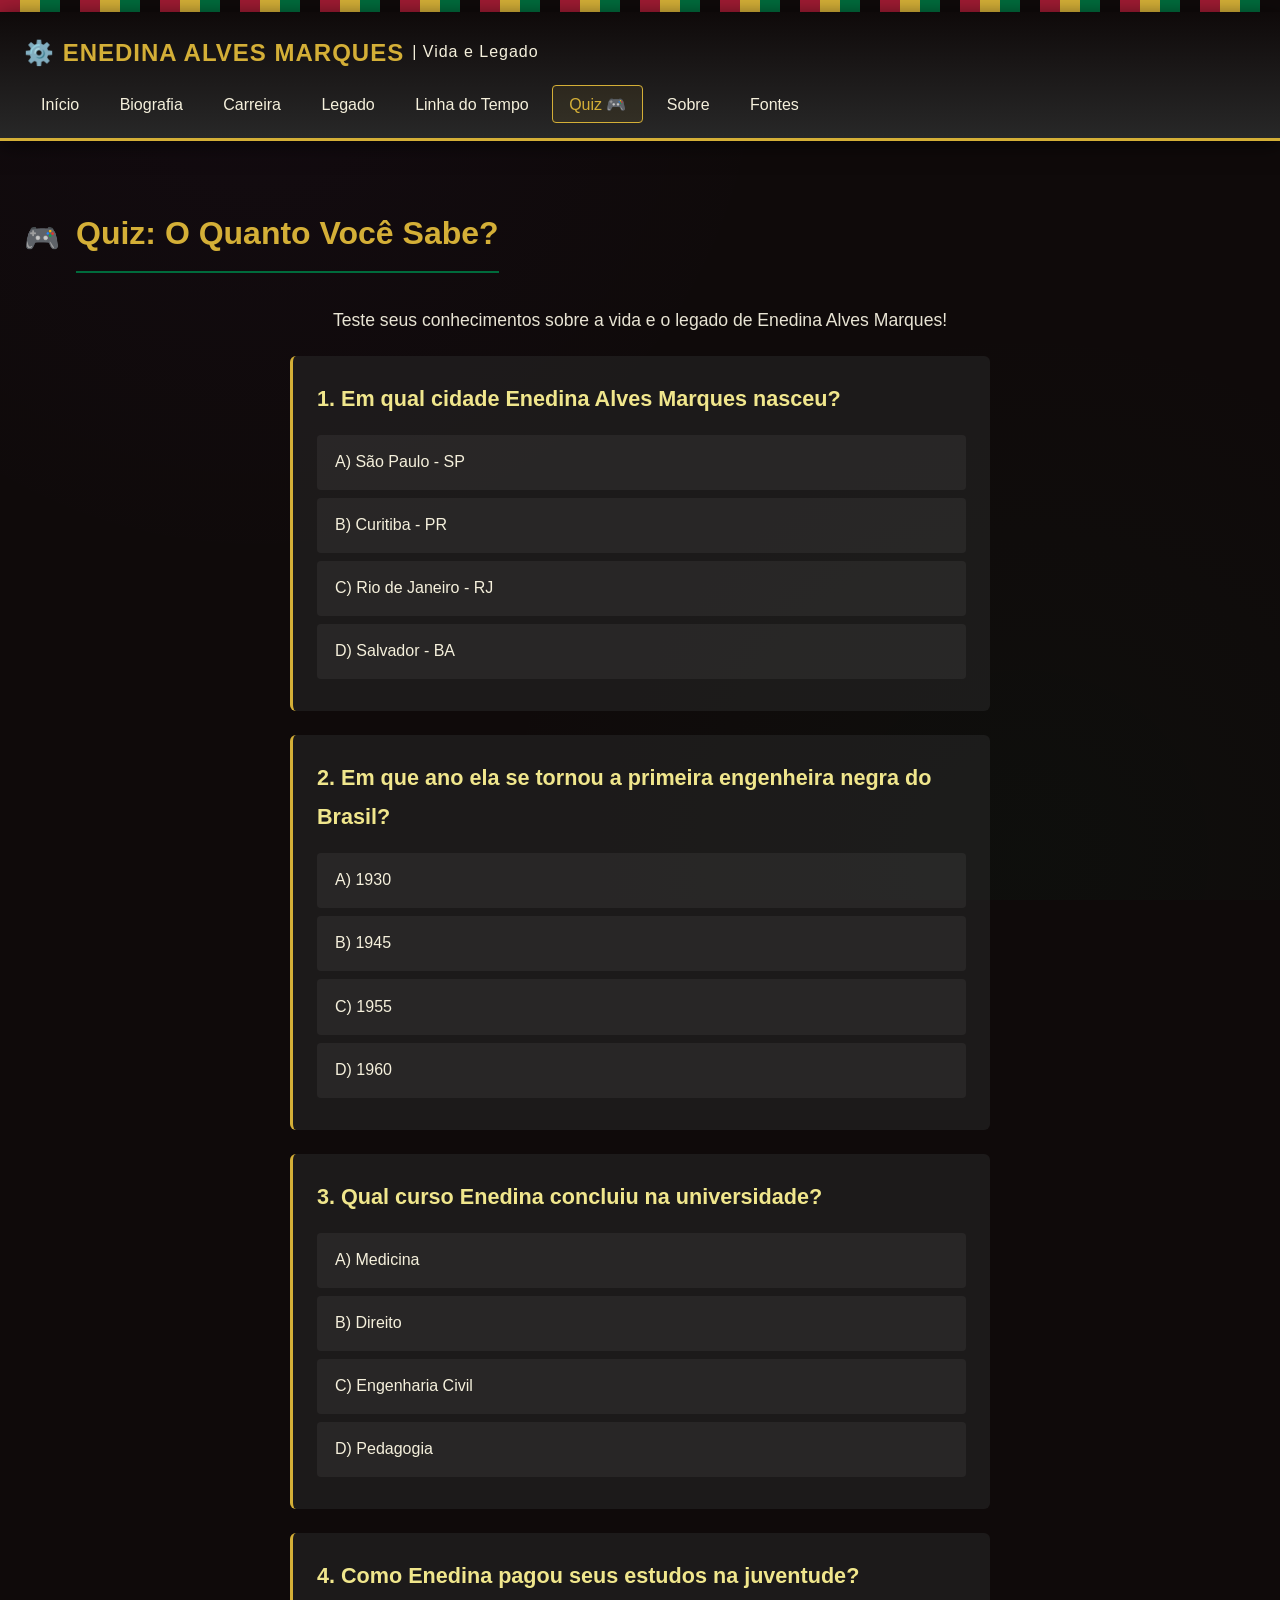
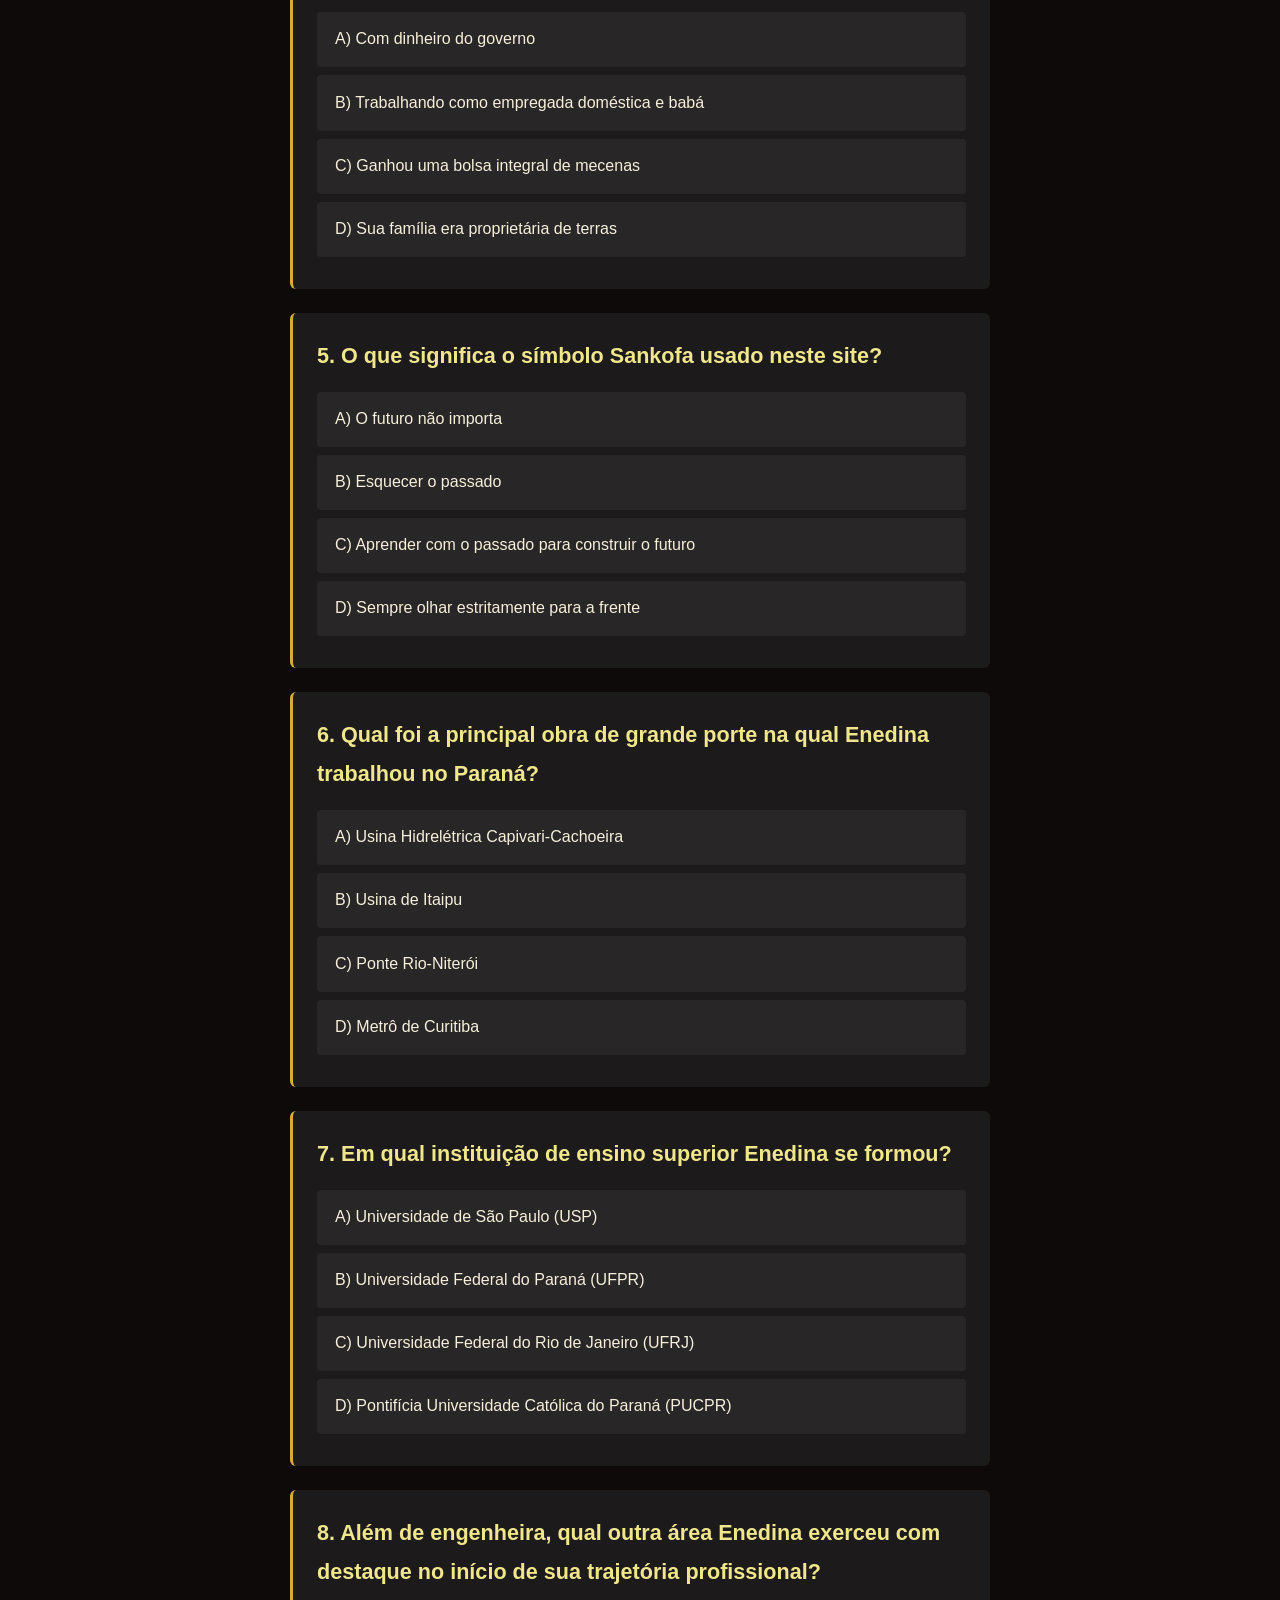
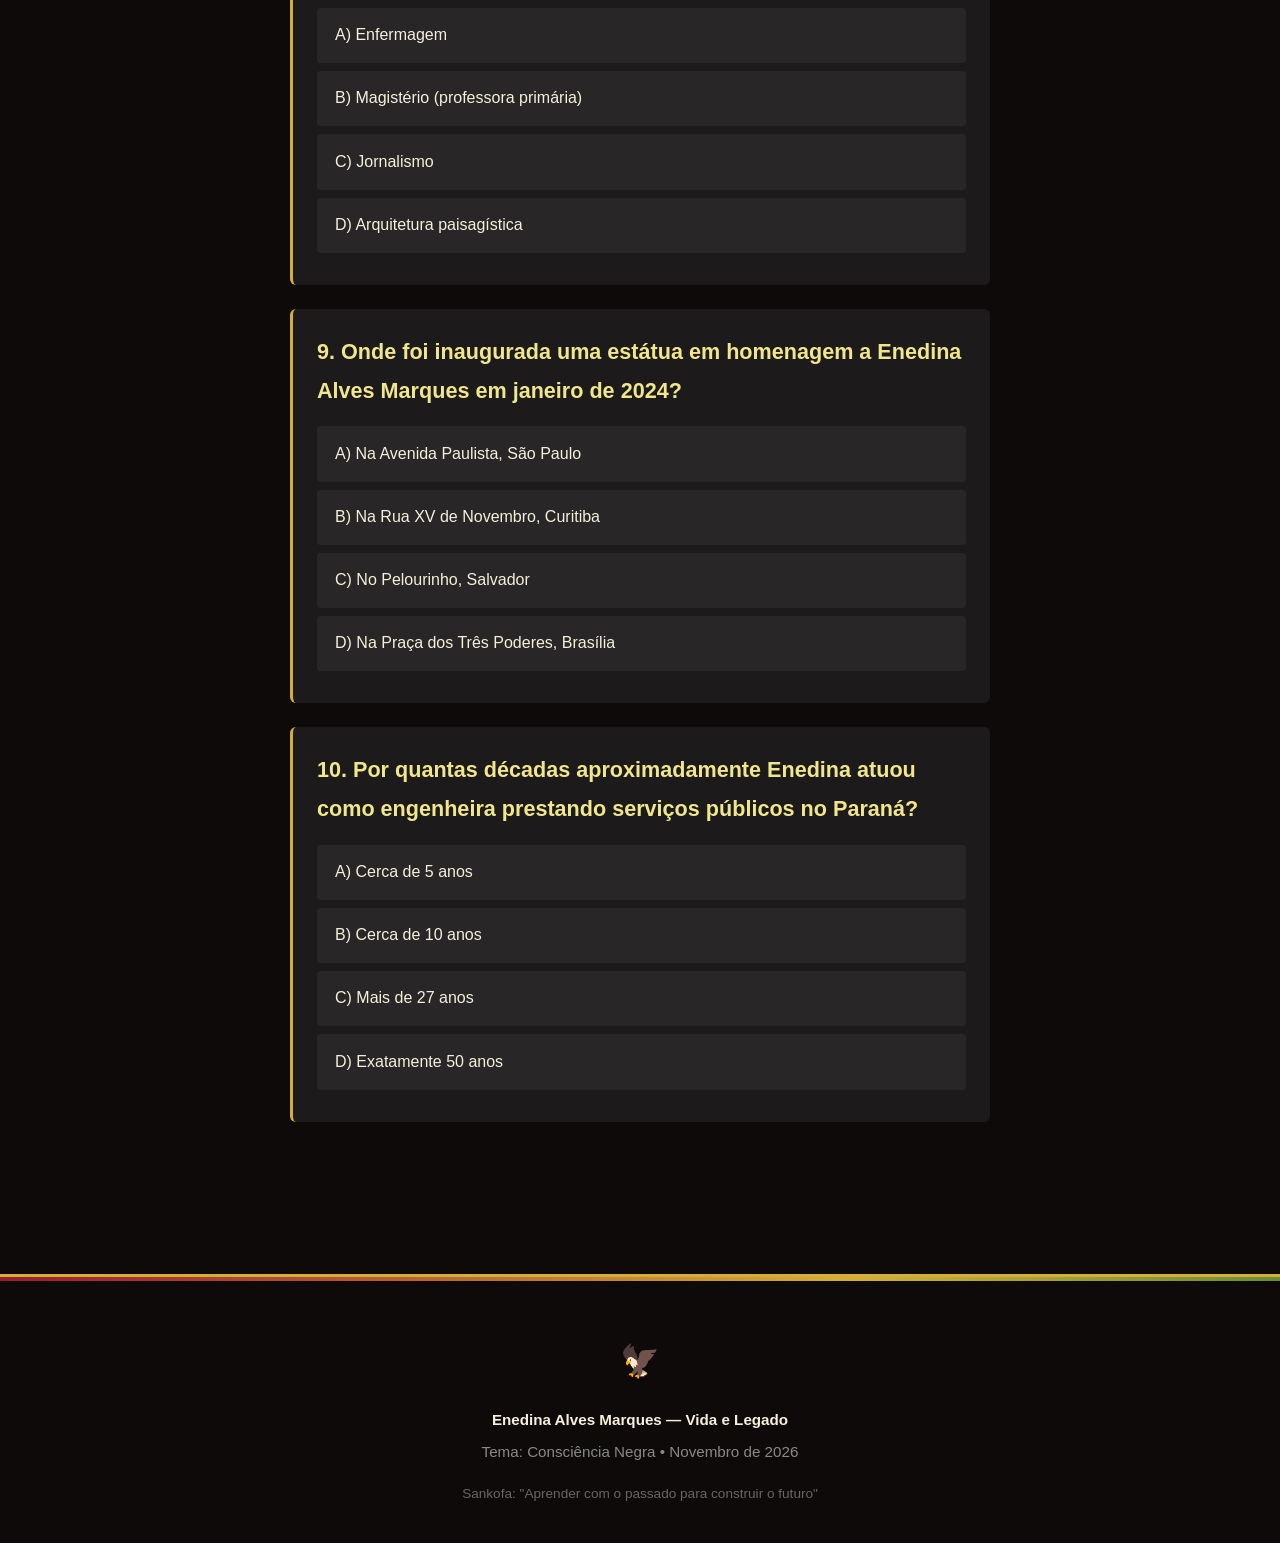
<file: quiz.html>
<!DOCTYPE html>
<html lang="pt-BR">
<head>
  <meta charset="UTF-8">
  <meta name="viewport" content="width=device-width, initial-scale=1.0">
  <title>Quiz — O Quanto Você Sabe?</title>
  <link rel="stylesheet" href="css/estilo.css">
  <style>
    .quiz-container {
      max-width: 700px;
      margin: 0 auto;
    }
    .pergunta {
      background: rgba(42,42,42,0.5);
      padding: 1.5rem;
      border-radius: 6px;
      margin-bottom: 1.5rem;
      border-left: 3px solid var(--dourado);
    }
    .pergunta h3 {
      margin-top: 0;
      color: var(--dourado-claro);
    }
    .opcao {
      display: block;
      padding: 0.7rem 1rem;
      margin: 0.5rem 0;
      background: rgba(255,255,255,0.05);
      border-radius: 4px;
      cursor: pointer;
      transition: all 0.2s;
      border: 2px solid transparent;
    }
    .opcao:hover {
      border-color: var(--dourado);
      background: rgba(212,175,55,0.1);
    }
    .correta {
      background: rgba(0,107,60,0.2) !important;
      border-color: var(--verde-floresta) !important;
    }
    .incorreta {
      background: rgba(158,27,50,0.2) !important;
      border-color: var(--vermelho) !important;
    }
    .resultado {
      text-align: center;
      padding: 2rem;
      background: rgba(212,175,55,0.1);
      border-radius: 6px;
      margin-top: 2rem;
      display: none;
    }
    .botao-reiniciar {
      margin-top: 1rem;
      background: transparent;
      border: 2px solid var(--dourado);
      color: var(--dourado);
      padding: 0.6rem 1.2rem;
      border-radius: 4px;
      cursor: pointer;
    }
    .botao-reiniciar:hover {
      background: var(--dourado);
      color: var(--preto-profundo);
    }
  </style>
</head>
<body>

  <div class="kente-border"></div>

  <header>
    <nav>
      <a href="index.html" class="logo">⚙️ ENEDINA ALVES MARQUES <span>| Vida e Legado</span></a>
      <ul class="nav-links">
        <li><a href="index.html">Início</a></li>
        <li><a href="biografia.html">Biografia</a></li>
        <li><a href="carreira.html">Carreira</a></li>
        <li><a href="legado.html">Legado</a></li>
        <li><a href="linha-do-tempo.html">Linha do Tempo</a></li>
        <li><a href="quiz.html" class="ativo">Quiz 🎮</a></li>
        <li><a href="sobre.html">Sobre</a></li>
        <li><a href="fontes.html">Fontes</a></li>
      </ul>
    </nav>
  </header>

  <main>
    <section class="secao">
      <div class="cabecalho-secao">
        <span>🎮</span>
        <h2>Quiz: O Quanto Você Sabe?</h2>
      </div>
      <p style="text-align: center; font-size: 1.1rem;">Teste seus conhecimentos sobre a vida e o legado de Enedina Alves Marques!</p>
      
      <div class="quiz-container">
        <!-- Pergunta 1 -->
        <div class="pergunta" id="p1">
          <h3>1. Em qual cidade Enedina Alves Marques nasceu?</h3>
          <label class="opcao" onclick="responder(1, 'a', this)">A) São Paulo - SP</label>
          <label class="opcao" onclick="responder(1, 'b', this)">B) Curitiba - PR</label>
          <label class="opcao" onclick="responder(1, 'c', this)">C) Rio de Janeiro - RJ</label>
          <label class="opcao" onclick="responder(1, 'd', this)">D) Salvador - BA</label>
        </div>

        <!-- Pergunta 2 -->
        <div class="pergunta" id="p2">
          <h3>2. Em que ano ela se tornou a primeira engenheira negra do Brasil?</h3>
          <label class="opcao" onclick="responder(2, 'a', this)">A) 1930</label>
          <label class="opcao" onclick="responder(2, 'b', this)">B) 1945</label>
          <label class="opcao" onclick="responder(2, 'c', this)">C) 1955</label>
          <label class="opcao" onclick="responder(2, 'd', this)">D) 1960</label>
        </div>

        <!-- Pergunta 3 -->
        <div class="pergunta" id="p3">
          <h3>3. Qual curso Enedina concluiu na universidade?</h3>
          <label class="opcao" onclick="responder(3, 'a', this)">A) Medicina</label>
          <label class="opcao" onclick="responder(3, 'b', this)">B) Direito</label>
          <label class="opcao" onclick="responder(3, 'c', this)">C) Engenharia Civil</label>
          <label class="opcao" onclick="responder(3, 'd', this)">D) Pedagogia</label>
        </div>

        <!-- Pergunta 4 -->
        <div class="pergunta" id="p4">
          <h3>4. Como Enedina pagou seus estudos na juventude?</h3>
          <label class="opcao" onclick="responder(4, 'a', this)">A) Com dinheiro do governo</label>
          <label class="opcao" onclick="responder(4, 'b', this)">B) Trabalhando como empregada doméstica e babá</label>
          <label class="opcao" onclick="responder(4, 'c', this)">C) Ganhou uma bolsa integral de mecenas</label>
          <label class="opcao" onclick="responder(4, 'd', this)">D) Sua família era proprietária de terras</label>
        </div>

        <!-- Pergunta 5 -->
        <div class="pergunta" id="p5">
          <h3>5. O que significa o símbolo Sankofa usado neste site?</h3>
          <label class="opcao" onclick="responder(5, 'a', this)">A) O futuro não importa</label>
          <label class="opcao" onclick="responder(5, 'b', this)">B) Esquecer o passado</label>
          <label class="opcao" onclick="responder(5, 'c', this)">C) Aprender com o passado para construir o futuro</label>
          <label class="opcao" onclick="responder(5, 'd', this)">D) Sempre olhar estritamente para a frente</label>
        </div>

        <!-- Pergunta 6 -->
        <div class="pergunta" id="p6">
          <h3>6. Qual foi a principal obra de grande porte na qual Enedina trabalhou no Paraná?</h3>
          <label class="opcao" onclick="responder(6, 'a', this)">A) Usina Hidrelétrica Capivari-Cachoeira</label>
          <label class="opcao" onclick="responder(6, 'b', this)">B) Usina de Itaipu</label>
          <label class="opcao" onclick="responder(6, 'c', this)">C) Ponte Rio-Niterói</label>
          <label class="opcao" onclick="responder(6, 'd', this)">D) Metrô de Curitiba</label>
        </div>

        <!-- Pergunta 7 -->
        <div class="pergunta" id="p7">
          <h3>7. Em qual instituição de ensino superior Enedina se formou?</h3>
          <label class="opcao" onclick="responder(7, 'a', this)">A) Universidade de São Paulo (USP)</label>
          <label class="opcao" onclick="responder(7, 'b', this)">B) Universidade Federal do Paraná (UFPR)</label>
          <label class="opcao" onclick="responder(7, 'c', this)">C) Universidade Federal do Rio de Janeiro (UFRJ)</label>
          <label class="opcao" onclick="responder(7, 'd', this)">D) Pontifícia Universidade Católica do Paraná (PUCPR)</label>
        </div>

        <!-- Pergunta 8 -->
        <div class="pergunta" id="p8">
          <h3>8. Além de engenheira, qual outra área Enedina exerceu com destaque no início de sua trajetória profissional?</h3>
          <label class="opcao" onclick="responder(8, 'a', this)">A) Enfermagem</label>
          <label class="opcao" onclick="responder(8, 'b', this)">B) Magistério (professora primária)</label>
          <label class="opcao" onclick="responder(8, 'c', this)">C) Jornalismo</label>
          <label class="opcao" onclick="responder(8, 'd', this)">D) Arquitetura paisagística</label>
        </div>

        <!-- Pergunta 9 -->
        <div class="pergunta" id="p9">
          <h3>9. Onde foi inaugurada uma estátua em homenagem a Enedina Alves Marques em janeiro de 2024?</h3>
          <label class="opcao" onclick="responder(9, 'a', this)">A) Na Avenida Paulista, São Paulo</label>
          <label class="opcao" onclick="responder(9, 'b', this)">B) Na Rua XV de Novembro, Curitiba</label>
          <label class="opcao" onclick="responder(9, 'c', this)">C) No Pelourinho, Salvador</label>
          <label class="opcao" onclick="responder(9, 'd', this)">D) Na Praça dos Três Poderes, Brasília</label>
        </div>

        <!-- Pergunta 10 -->
        <div class="pergunta" id="p10">
          <h3>10. Por quantas décadas aproximadamente Enedina atuou como engenheira prestando serviços públicos no Paraná?</h3>
          <label class="opcao" onclick="responder(10, 'a', this)">A) Cerca de 5 anos</label>
          <label class="opcao" onclick="responder(10, 'b', this)">B) Cerca de 10 anos</label>
          <label class="opcao" onclick="responder(10, 'c', this)">C) Mais de 27 anos</label>
          <label class="opcao" onclick="responder(10, 'd', this)">D) Exatamente 50 anos</label>
        </div>

        <!-- Resultado -->
        <div class="resultado" id="resultado">
          <h3>🎉 Seu Resultado</h3>
          <p id="pontuacao"></p>
          <p id="mensagem-final"></p>
          <button class="botao-reiniciar" onclick="reiniciarQuiz()">Tentar Novamente</button>
        </div>
      </div>
    </section>
  </main>

  <footer>
    <div class="sankofa-footer">🦅</div>
    <p><strong>Enedina Alves Marques — Vida e Legado</strong></p>
    <p>Tema: Consciência Negra • Novembro de 2026</p>
    <p style="margin-top: 1rem; font-size: 0.85rem; color: #666;">Sankofa: "Aprender com o passado para construir o futuro"</p>
  </footer>

  <script>
    const respostasCorretas = { 
      1: 'b', 2: 'b', 3: 'c', 4: 'b', 5: 'c', 
      6: 'a', 7: 'b', 8: 'b', 9: 'b', 10: 'c' 
    };
    let acertos = 0;
    let respondidas = {};
    const totalPerguntas = 10;

    // Inicializa o objeto de controle de respondidas dinamicamente
    for (let i = 1; i <= totalPerguntas; i++) {
      respondidas[i] = false;
    }

    function responder(numero, letra, elemento) {
      if (respondidas[numero]) return;
      respondidas[numero] = true;
      
      const botoes = document.querySelectorAll(`#p${numero} .opcao`);
      botoes.forEach(b => b.style.pointerEvents = 'none');
      
      if (letra === respostasCorretas[numero]) {
        elemento.classList.add('correta');
        acertos++;
      } else {
        elemento.classList.add('incorreta');
        botoes.forEach(b => {
          if (b.getAttribute('onclick').includes(`'${respostasCorretas[numero]}'`)) {
            b.classList.add('correta');
          }
        });
      }
      verificarFim();
    }

    function verificarFim() {
      const totalRespondidas = Object.values(respondidas).filter(v => v).length;
      if (totalRespondidas === totalPerguntas) {
        mostrarResultado();
      }
    }

    function mostrarResultado() {
      const divResultado = document.getElementById('resultado');
      divResultado.style.display = 'block';
      document.getElementById('pontuacao').innerHTML = `Você acertou <strong>${acertos} de ${totalPerguntas}</strong> perguntas!`;
      
      const msg = document.getElementById('mensagem-final');
      if (acertos === totalPerguntas) {
        msg.textContent = "🏆 Perfeito! Você gabaritou e domina profundamente a história de Enedina Alves Marques!";
      } else if (acertos >= 7) {
        msg.textContent = "👏 Excelente! Você conhece muito bem a trajetória desta grande pioneira da engenharia nacional.";
      } else if (acertos >= 4) {
        msg.textContent = "👍 Bom trabalho! Mas ainda dá para explorar mais a biografia e gabaritar na próxima.";
      } else {
        msg.textContent = "📖 Que tal dar mais uma olhada na biografia e tentar de novo?";
      }
    }

    function reiniciarQuiz() {
      acertos = 0;
      for (let i = 1; i <= totalPerguntas; i++) {
        respondidas[i] = false;
      }
      document.getElementById('resultado').style.display = 'none';
      
      document.querySelectorAll('.pergunta').forEach((p, idx) => {
        const num = idx + 1;
        const botoes = document.querySelectorAll(`#p${num} .opcao`);
        botoes.forEach(b => {
          b.style.pointerEvents = 'auto';
          b.classList.remove('correta', 'incorreta');
        });
      });
    }
  </script>
</body>
</html>
</file>
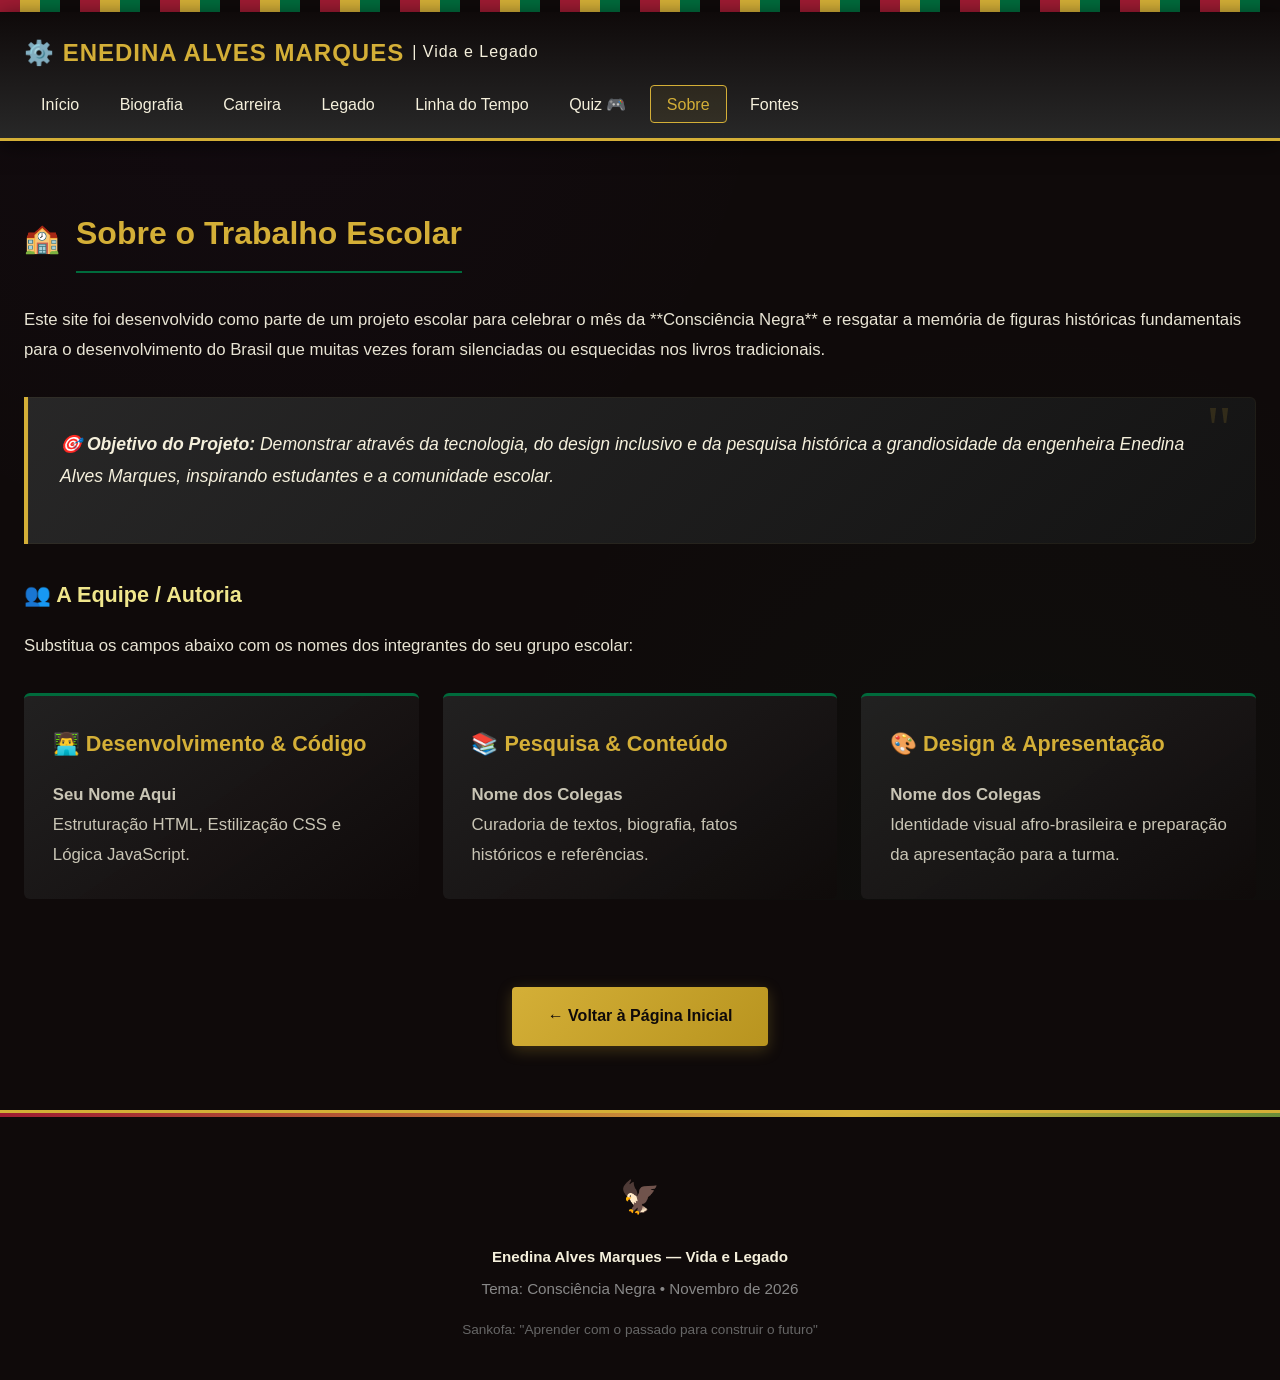
<file: sobre.html>
<!DOCTYPE html>
<html lang="pt-BR">
<head>
  <meta charset="UTF-8">
  <meta name="viewport" content="width=device-width, initial-scale=1.0">
  <title>Sobre o Projeto — Enedina Alves Marques</title>
  <link rel="stylesheet" href="css/estilo.css">
</head>
<body>

  <div class="kente-border"></div>

  <header>
    <nav>
      <a href="index.html" class="logo">⚙️ ENEDINA ALVES MARQUES <span>| Vida e Legado</span></a>
      <ul class="nav-links">
        <li><a href="index.html">Início</a></li>
        <li><a href="biografia.html">Biografia</a></li>
        <li><a href="carreira.html">Carreira</a></li>
        <li><a href="legado.html">Legado</a></li>
        <li><a href="linha-do-tempo.html">Linha do Tempo</a></li>
        <li><a href="quiz.html">Quiz 🎮</a></li>
        <li><a href="sobre.html" class="ativo">Sobre</a></li>
        <li><a href="fontes.html">Fontes</a></li>
      </ul>
    </nav>
  </header>

  <main>
    <section class="secao">
      <div class="cabecalho-secao">
        <span>🏫</span>
        <h2>Sobre o Trabalho Escolar</h2>
      </div>
      <p>Este site foi desenvolvido como parte de um projeto escolar para celebrar o mês da **Consciência Negra** e resgatar a memória de figuras históricas fundamentais para o desenvolvimento do Brasil que muitas vezes foram silenciadas ou esquecidas nos livros tradicionais.</p>

      <div class="destaque">
        <p>🎯 <strong>Objetivo do Projeto:</strong> Demonstrar através da tecnologia, do design inclusivo e da pesquisa histórica a grandiosidade da engenheira Enedina Alves Marques, inspirando estudantes e a comunidade escolar.</p>
      </div>

      <h3>👥 A Equipe / Autoria</h3>
      <p>Substitua os campos abaixo com os nomes dos integrantes do seu grupo escolar:</p>
      
      <div class="cartoes">
        <div class="cartao">
          <h3>👨‍💻 Desenvolvimento & Código</h3>
          <p><strong>Seu Nome Aqui</strong><br>Estruturação HTML, Estilização CSS e Lógica JavaScript.</p>
        </div>
        <div class="cartao">
          <h3>📚 Pesquisa & Conteúdo</h3>
          <p><strong>Nome dos Colegas</strong><br>Curadoria de textos, biografia, fatos históricos e referências.</p>
        </div>
        <div class="cartao">
          <h3>🎨 Design & Apresentação</h3>
          <p><strong>Nome dos Colegas</strong><br>Identidade visual afro-brasileira e preparação da apresentação para a turma.</p>
        </div>
      </div>
    </section>

    <div style="text-align: center; margin-top: 3rem;">
      <a href="index.html" class="botao">← Voltar à Página Inicial</a>
    </div>
  </main>

  <footer>
    <div class="sankofa-footer">🦅</div>
    <p><strong>Enedina Alves Marques — Vida e Legado</strong></p>
    <p>Tema: Consciência Negra • Novembro de 2026</p>
    <p style="margin-top: 1rem; font-size: 0.85rem; color: #666;">Sankofa: "Aprender com o passado para construir o futuro"</p>
  </footer>

  <script src="js/script.js"></script>
</body>
</html>
</file>
<file: css/estilo.css>
/* =============================================
   TEMA: RAÍZES — Enedina Alves Marques
   Estilo Afro-Brasileiro | Consciência Negra
   Cores: Vermelho (sangue/luta), Preto (identidade),
          Verde (floresta/esperança), Dourado (ouro/sabedoria)
   Padrões: Kente, Adinkra, Sankofa
============================================= */

:root {
  --vermelho: #9E1B32;
  --preto-profundo: #0F0A0A;
  --verde-floresta: #006B3C;
  --dourado: #D4AF37;
  --dourado-claro: #F0E68C;
  --marrom-terra: #8B4513;
  --creme: #F5F0DC;
  --cinza-escuro: #2A2A2A;
}

* {
  margin: 0;
  padding: 0;
  box-sizing: border-box;
}

body {
  font-family: 'Segoe UI', Tahoma, Geneva, Verdana, sans-serif;
  background-color: var(--preto-profundo);
  color: var(--creme);
  line-height: 1.8;
  background-image: 
    radial-gradient(circle at 20% 5%, rgba(142, 45, 226, 0.03) 0%, transparent 40%),
    radial-gradient(circle at 80% 95%, rgba(0, 107, 60, 0.05) 0%, transparent 40%);
  background-attachment: fixed;
}

/* Padrão Kente — Faixa Decorativa */
.kente-border {
  height: 12px;
  background: linear-gradient(90deg,
    var(--vermelho) 0px, var(--vermelho) 20px,
    var(--dourado) 20px, var(--dourado) 40px,
    var(--verde-floresta) 40px, var(--verde-floresta) 60px,
    var(--preto-profundo) 60px, var(--preto-profundo) 80px
  );
  background-size: 80px 12px;
  background-repeat: repeat-x;
}

/* Cabeçalho */
header {
  background: linear-gradient(180deg, rgba(15,10,10,0.98) 0%, rgba(42,42,42,0.95) 100%);
  border-bottom: 3px solid var(--dourado);
  position: sticky;
  top: 0;
  z-index: 1000;
  box-shadow: 0 4px 20px rgba(0,0,0,0.6);
}

nav {
  max-width: 1280px;
  margin: 0 auto;
  padding: 1.2rem 1.5rem;
  display: flex;
  justify-content: space-between;
  align-items: center;
  flex-wrap: wrap;
  gap: 1rem;
}

.logo {
  font-size: 1.5rem;
  font-weight: 800;
  color: var(--dourado);
  text-decoration: none;
  display: flex;
  align-items: center;
  gap: 0.5rem;
  letter-spacing: 1px;
}

.logo span {
  color: var(--creme);
  font-weight: 400;
  font-size: 1rem;
}

.nav-links {
  display: flex;
  gap: 0.4rem;
  list-style: none;
  flex-wrap: wrap;
}

.nav-links a {
  color: var(--creme);
  text-decoration: none;
  padding: 0.6rem 1rem;
  border-radius: 4px;
  transition: all 0.3s ease;
  font-weight: 500;
  border: 1px solid transparent;
}

.nav-links a:hover,
.nav-links a.ativo {
  color: var(--dourado);
  border-color: var(--dourado);
  background: rgba(212, 175, 55, 0.08);
}

/* Hero — Capa Principal */
.hero {
  min-height: 90vh;
  display: flex;
  align-items: center;
  justify-content: center;
  text-align: center;
  padding: 3rem 2rem;
  position: relative;
  overflow: hidden;
}

.hero-bg {
  position: absolute;
  inset: 0;
  background: linear-gradient(rgba(15,10,10,0.80), rgba(15,10,10,0.92)),
              url('../imagens/capa.jpg') center/cover no-repeat;
  z-index: -2;
}

.hero-pattern {
  position: absolute;
  inset: 0;
  background-image: url("data:image/svg+xml,%3Csvg width='60' height='60' viewBox='0 0 60 60' xmlns='http://www.w3.org/2000/svg'%3E%3Cg fill='none' fill-rule='evenodd'%3E%3Cg fill='%23D4AF37' fill-opacity='0.04'%3E%3Cpath d='M36 34v-4h-2v4h-4v2h4v4h2v-4h4v-2h-4zm0-30V0h-2v4h-4v2h4v4h2V6h4V4h-4zM6 34v-4H4v4H0v2h4v4h2v-4h4v-2H6zM6 4V0H4v4H0v2h4v4h2V6h4V4H6z'/%3E%3C/g%3E%3C/g%3E%3C/svg%3E");
  z-index: -1;
}

.hero-conteudo {
  max-width: 900px;
  position: relative;
  z-index: 1;
}

.sankofa-icon {
  font-size: 3.5rem;
  margin-bottom: 1rem;
  display: inline-block;
  animation: flutuar 4s ease-in-out infinite;
}

@keyframes flutuar {
  0%, 100% { transform: translateY(0); }
  50% { transform: translateY(-10px); }
}

.hero h1 {
  font-size: clamp(2.6rem, 6vw, 4.5rem);
  color: var(--dourado);
  margin-bottom: 0.5rem;
  line-height: 1.2;
  text-shadow: 0 0 40px rgba(212, 175, 55, 0.25);
}

.hero h2 {
  font-size: clamp(1.1rem, 2.5vw, 1.6rem);
  color: var(--creme);
  font-weight: 300;
  margin-bottom: 1.5rem;
}

.hero .datas {
  font-size: 1.15rem;
  color: var(--dourado-claro);
  margin-bottom: 2rem;
  letter-spacing: 2px;
}

.hero p {
  font-size: 1.1rem;
  color: #D9D6C8;
  max-width: 750px;
  margin: 0 auto 2.5rem;
}

.botao {
  display: inline-flex;
  align-items: center;
  gap: 0.5rem;
  padding: 0.95rem 2.2rem;
  background: linear-gradient(135deg, var(--dourado) 0%, #B8941F 100%);
  color: var(--preto-profundo);
  font-weight: 700;
  font-size: 1rem;
  text-decoration: none;
  border-radius: 4px;
  border: none;
  cursor: pointer;
  transition: all 0.3s ease;
  box-shadow: 0 4px 15px rgba(212, 175, 55, 0.25);
}

.botao:hover {
  transform: translateY(-3px);
  box-shadow: 0 8px 25px rgba(212, 175, 55, 0.35);
}

.botao-secundario {
  background: transparent;
  border: 2px solid var(--dourado);
  color: var(--dourado);
  margin-left: 1rem;
}

.botao-secundario:hover {
  background: var(--dourado);
  color: var(--preto-profundo);
}

/* Seções Gerais */
main {
  max-width: 1280px;
  margin: 0 auto;
  padding: 4rem 1.5rem;
}

.secao {
  margin-bottom: 5.5rem;
}

.cabecalho-secao {
  display: flex;
  align-items: center;
  gap: 1rem;
  margin-bottom: 2rem;
}

.cabecalho-secao span {
  font-size: 1.8rem;
}

.secao h2 {
  font-size: 2rem;
  color: var(--dourado);
  border-bottom: 2px solid var(--verde-floresta);
  padding-bottom: 0.5rem;
  display: inline-block;
}

.secao h3 {
  font-size: 1.35rem;
  color: var(--dourado-claro);
  margin: 1.8rem 0 1rem;
}

.secao p {
  margin-bottom: 1.2rem;
  font-size: 1.05rem;
  color: #E8E4D4;
}

.secao ul {
  margin-left: 1.8rem;
  margin-bottom: 1.5rem;
}

.secao li {
  margin-bottom: 0.6rem;
  color: #E8E4D4;
}

.secao a {
  color: var(--dourado);
  text-decoration: none;
  border-bottom: 1px dotted var(--dourado);
  transition: all 0.2s ease;
}

.secao a:hover {
  border-bottom-style: solid;
}

/* Caixa de Destaque — Citação */
.destaque {
  background: linear-gradient(135deg, rgba(42,42,42,0.9) 0%, rgba(20,20,20,0.95) 100%);
  border-left: 4px solid var(--dourado);
  padding: 2rem;
  margin: 2rem 0;
  position: relative;
  border-radius: 0 6px 6px 0;
  box-shadow: inset 0 0 0 1px rgba(212,175,55,0.05);
}

.destaque::before {
  content: '"';
  font-size: 4rem;
  font-family: Georgia, serif;
  color: rgba(212,175,55,0.15);
  position: absolute;
  top: 0;
  right: 1.5rem;
  line-height: 1;
}

.destaque p {
  font-size: 1.1rem;
  font-style: italic;
  color: var(--creme);
  position: relative;
  z-index: 1;
}

.destaque .autor {
  text-align: right;
  margin-top: 1rem;
  font-size: 0.95rem;
  color: var(--dourado-claro);
  font-style: normal;
}

/* Grade de Imagens */
.grade-imagens {
  display: grid;
  grid-template-columns: repeat(auto-fit, minmax(320px, 1fr));
  gap: 1.8rem;
  margin: 2.5rem 0;
}

.grade-imagens figure {
  position: relative;
  overflow: hidden;
  border-radius: 6px;
  border: 2px solid rgba(212,175,55,0.2);
  transition: all 0.3s ease;
}

.grade-imagens figure:hover {
  border-color: var(--dourado);
  transform: translateY(-5px);
}

.grade-imagens img {
  width: 100%;
  height: 240px;
  object-fit: cover;
  display: block;
}

.grade-imagens figcaption {
  background: linear-gradient(180deg, transparent, rgba(15,10,10,0.9));
  padding: 1rem;
  font-size: 0.9rem;
  color: #C9C5B5;
  position: absolute;
  bottom: 0;
  left: 0;
  right: 0;
}

/* Cartões */
.cartoes {
  display: grid;
  grid-template-columns: repeat(auto-fit, minmax(300px, 1fr));
  gap: 1.5rem;
  margin-top: 2rem;
}

.cartao {
  background: linear-gradient(145deg, rgba(42,42,42,0.7), rgba(15,10,10,0.8));
  padding: 1.8rem;
  border-radius: 6px;
  border-top: 3px solid var(--verde-floresta);
  transition: all 0.3s ease;
}

.cartao:hover {
  transform: translateY(-6px);
  border-top-color: var(--dourado);
  box-shadow: 0 10px 30px rgba(0,0,0,0.4);
}

.cartao h3 {
  color: var(--dourado);
  margin-top: 0;
  display: flex;
  align-items: center;
  gap: 0.5rem;
}

.cartao p {
  color: #C9C5B5;
  margin-bottom: 0;
}

/* Tabelas */
.tabela-linha {
  width: 100%;
  border-collapse: collapse;
  margin: 2rem 0;
  background: rgba(42,42,42,0.4);
  border-radius: 6px;
  overflow: hidden;
  border: 1px solid rgba(212,175,55,0.1);
}

.tabela-linha th,
.tabela-linha td {
  padding: 1.1rem;
  text-align: left;
  border-bottom: 1px solid rgba(212,175,55,0.08);
  vertical-align: top;
}

.tabela-linha th {
  background: linear-gradient(90deg, var(--vermelho), #8E182C);
  color: var(--creme);
  font-weight: 600;
}

.tabela-linha tr:hover td {
  background: rgba(212,175,55,0.03);
}

/* Rodapé */
footer {
  background: var(--preto-profundo);
  border-top: 3px solid var(--dourado);
  padding: 3.5rem 1.5rem 2rem;
  text-align: center;
  position: relative;
}

footer::before {
  content: '';
  position: absolute;
  top: 0;
  left: 0;
  right: 0;
  height: 4px;
  background: linear-gradient(90deg, var(--vermelho), var(--dourado), var(--verde-floresta), var(--vermelho));
  background-size: 200% 4px;
  animation: gradiente-mov 8s linear infinite;
}

@keyframes gradiente-mov {
  0% { background-position: 0% 50%; }
  100% { background-position: 200% 50%; }
}

footer .sankofa-footer {
  font-size: 2rem;
  margin-bottom: 1rem;
}

footer p {
  color: #888;
  font-size: 0.95rem;
  margin-bottom: 0.3rem;
}

footer p strong {
  color: var(--creme);
}

/* Responsividade */
@media (max-width: 768px) {
  nav {
    flex-direction: column;
    text-align: center;
  }
  .nav-links {
    justify-content: center;
  }
  .hero h1 {
    font-size: 2rem;
  }
  .botao {
    width: 100%;
    justify-content: center;
    margin-bottom: 0.8rem;
  }
  .botao-secundario {
    margin-left: 0;
  }
  .tabela-linha th,
  .tabela-linha td {
    padding: 0.75rem 0.6rem;
    font-size: 0.9rem;
  }
}
</file>
